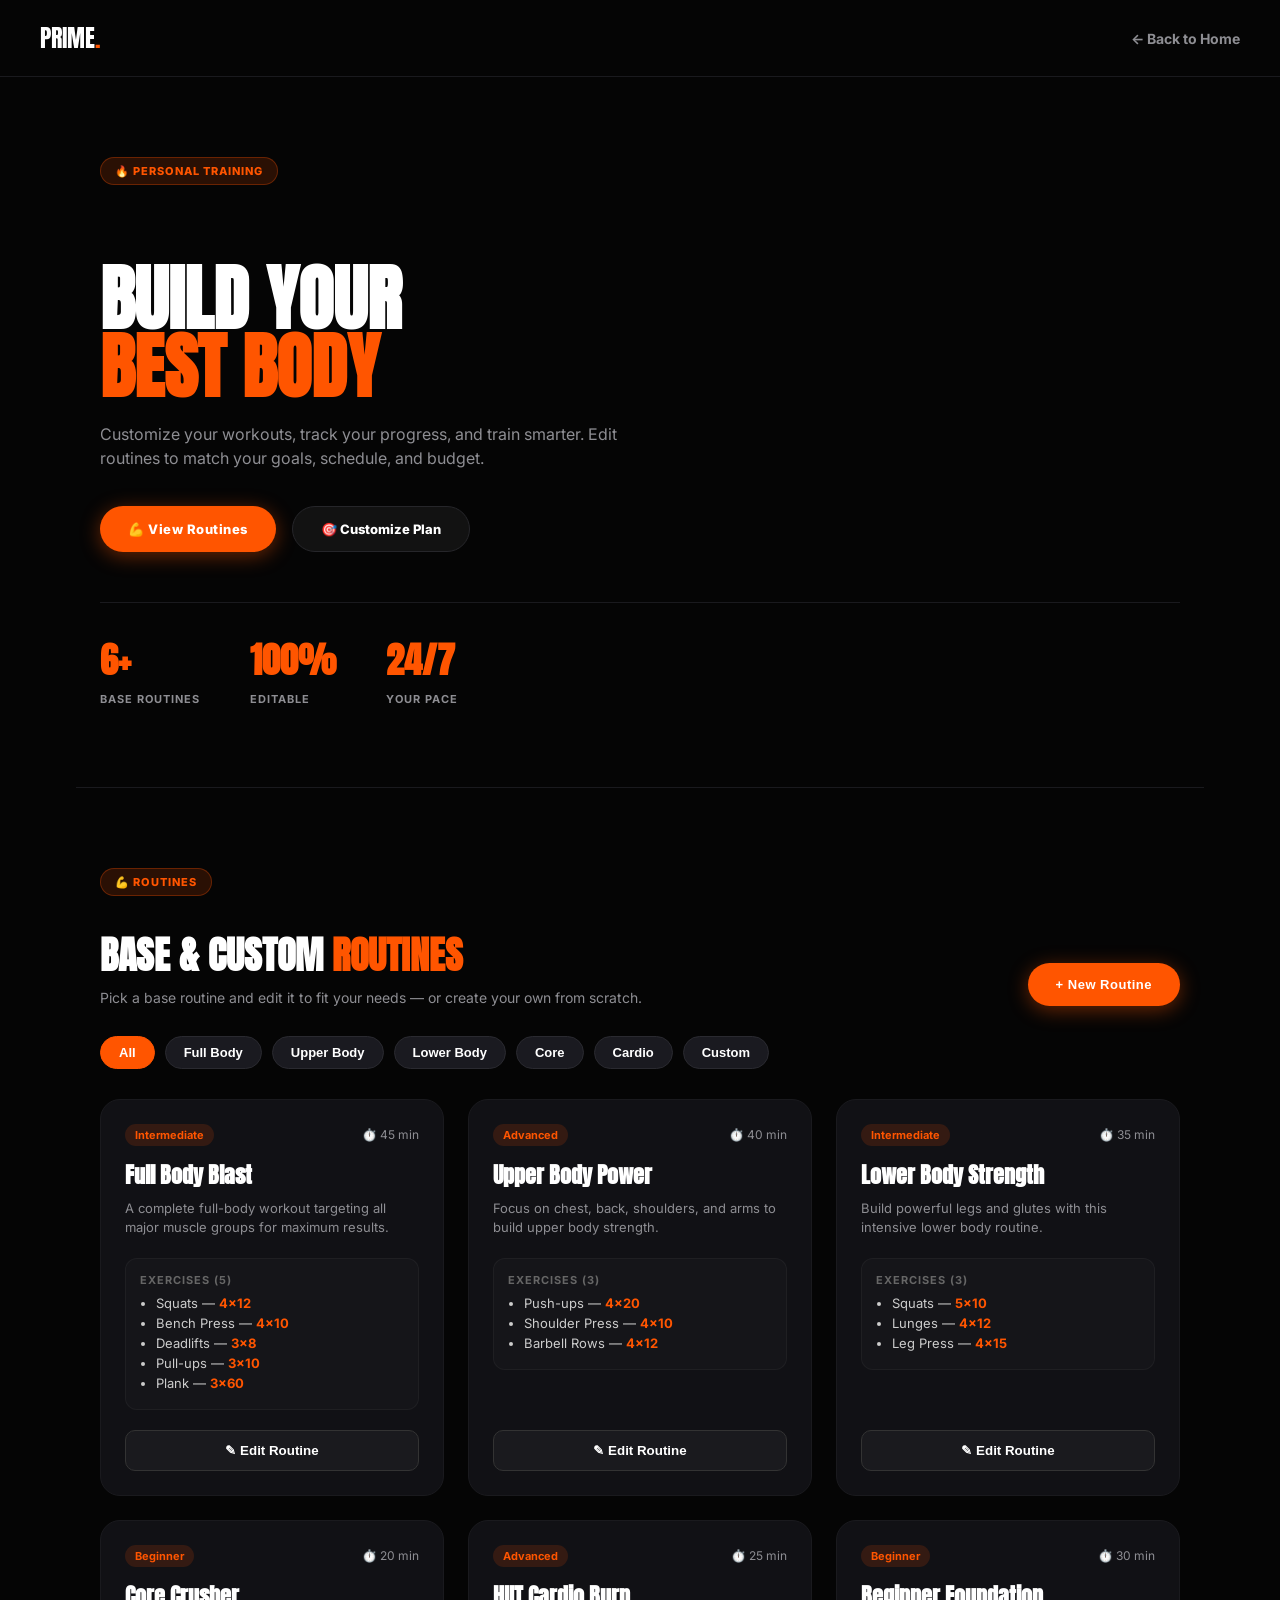
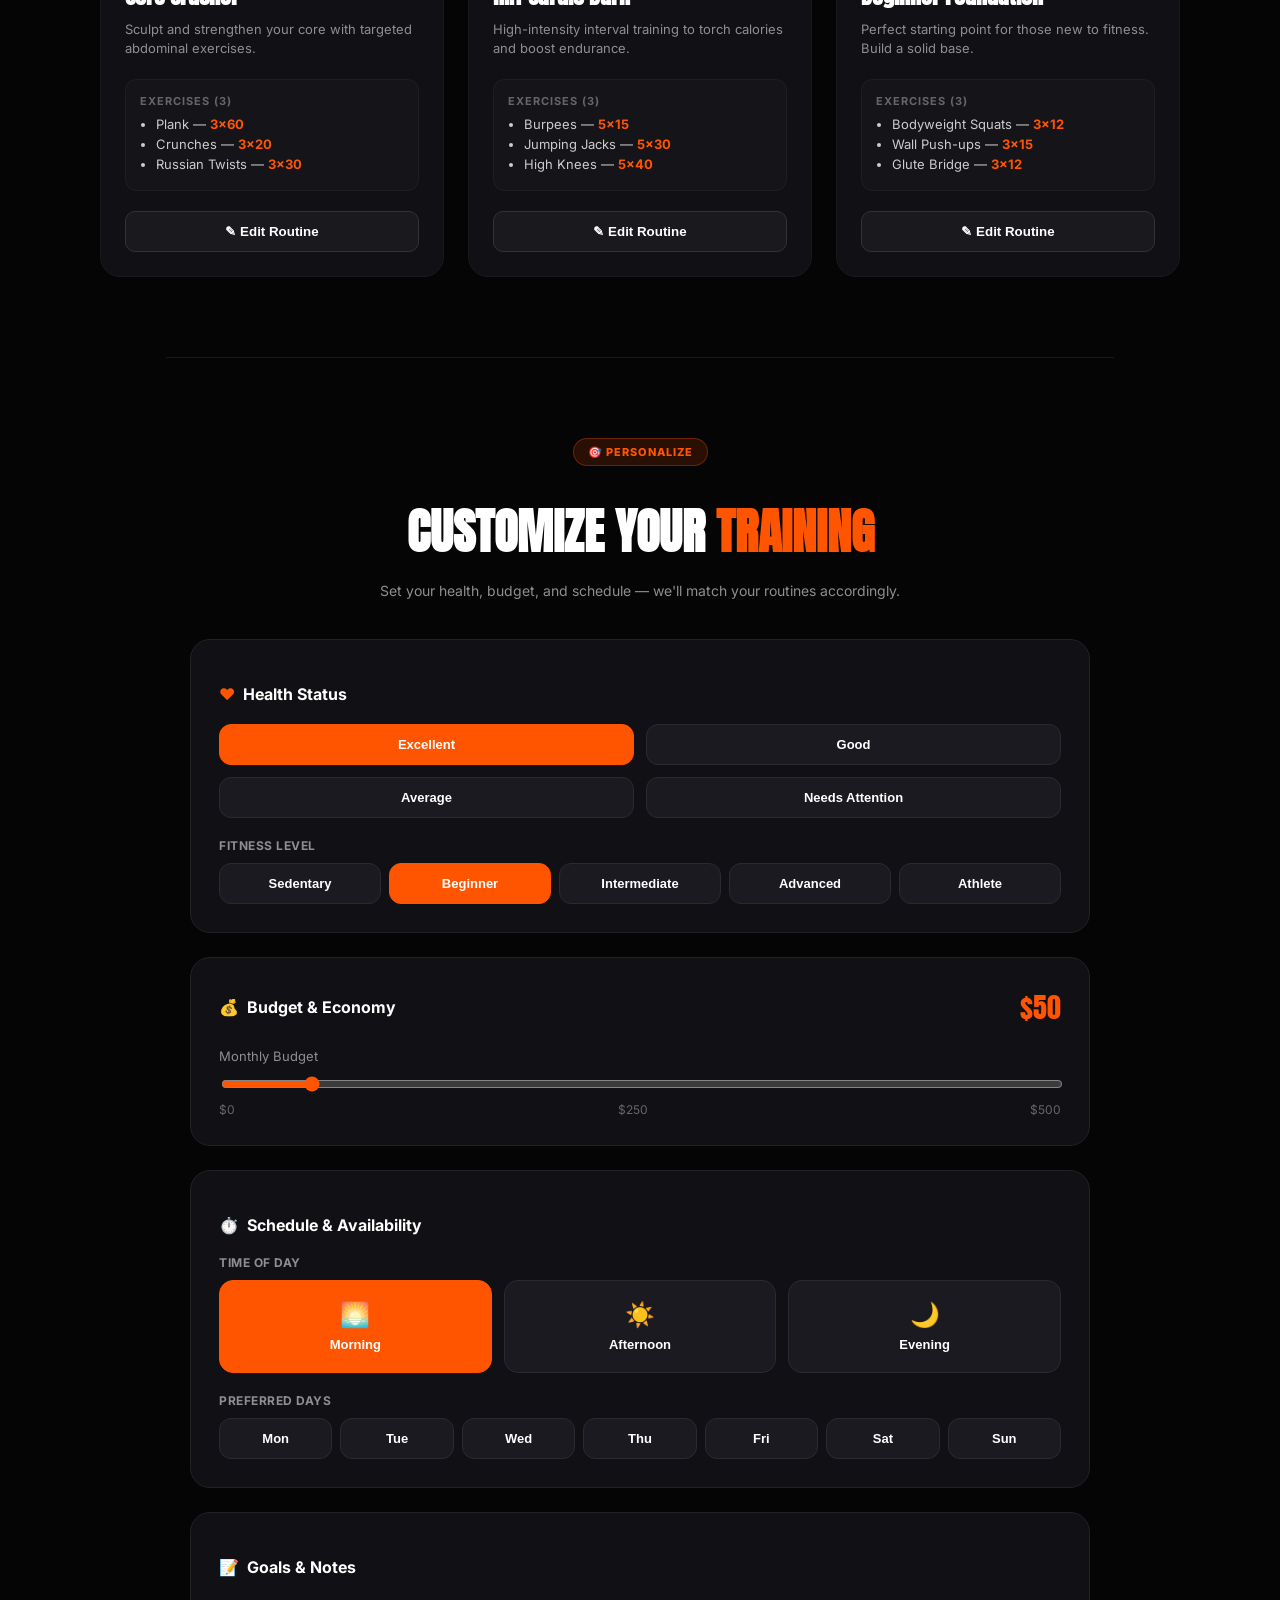
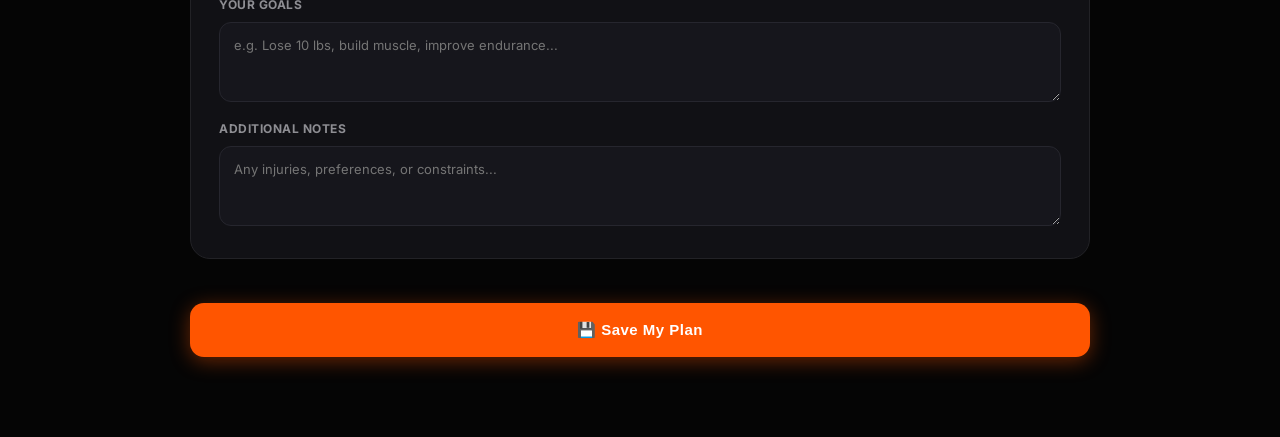
<file: blog.html>
<!DOCTYPE html>
<html lang="es">
<head>
    <meta charset="UTF-8">
    <meta name="viewport" content="width=device-width, initial-scale=1.0">
    <title>PRIME - Training & Blog</title>
    <link rel="stylesheet" href="styles.css">
    <link rel="preconnect" href="https://fonts.googleapis.com">
    <link rel="preconnect" href="https://fonts.gstatic.com" crossorigin>
    <link href="https://fonts.googleapis.com/css2?family=Anton&family=Inter:wght@400;600;700;800&display=swap" rel="stylesheet">
</head>
<body style="background-color: #050505; color: #ffffff; margin: 0; font-family: 'Inter', sans-serif; scroll-behavior: smooth;">

    <!-- HEADER / NAVEGACIÓN -->
    <header style="padding: 20px 40px; display: flex; justify-content: space-between; align-items: center; border-bottom: 1px solid #1a1a1e; position: sticky; top: 0; background-color: #050505; z-index: 1000;">
        <a href="index.html" style="font-family: 'Anton', sans-serif; font-size: 24px; color: #ffffff; text-decoration: none;">
            PRIME<span style="color: #ff5500;">.</span>
        </a>
        <a href="index.html" style="color: #8e8e93; text-decoration: none; font-size: 14px; font-weight: 700;">← Back to Home</a>
    </header>

    <main class="blog-training-page">

        <!-- 1. SECCIÓN INICIAL: HERO (Build Your Best Body) -->
        <section class="training-hero" id="heroSection" style="padding: 80px 24px;">
            <div class="training-hero-container" style="max-width: 1080px; margin: 0 auto;">
                <span class="training-badge">🔥 PERSONAL TRAINING</span>
                <h1 class="training-main-title">BUILD YOUR<br><span style="color: #ff5500;">BEST BODY</span></h1>
                <p class="training-subtitle">Customize your workouts, track your progress, and train smarter. Edit routines to match your goals, schedule, and budget.</p>
                
                <div class="training-hero-buttons" style="display: flex; gap: 16px; margin-bottom: 50px;">
                    <a href="#baseRoutinesSection" class="btn-orange" id="scrollToRoutinesBtn" style="text-decoration: none; display: inline-flex; align-items: center;">💪 View Routines</a>
                    <a href="#customizeSection" class="btn-dark-outline" id="scrollToCustomizeBtn" style="text-decoration: none; display: inline-flex; align-items: center;">🎯 Customize Plan</a>
                </div>

                <div class="training-stats-banner" style="display: grid; grid-template-columns: repeat(3, max-content); gap: 50px; padding-top: 30px; border-top: 1px solid #1a1a1e;">
                    <div class="t-stat">
                        <h2 style="font-family: 'Anton', sans-serif; font-size: 36px; color: #ff5500; margin: 0;">6+</h2>
                        <span style="font-size: 11px; color: #8e8e93; font-weight: 700; letter-spacing: 1px;">BASE ROUTINES</span>
                    </div>
                    <div class="t-stat">
                        <h2 style="font-family: 'Anton', sans-serif; font-size: 36px; color: #ff5500; margin: 0;">100%</h2>
                        <span style="font-size: 11px; color: #8e8e93; font-weight: 700; letter-spacing: 1px;">EDITABLE</span>
                    </div>
                    <div class="t-stat">
                        <h2 style="font-family: 'Anton', sans-serif; font-size: 36px; color: #ff5500; margin: 0;">24/7</h2>
                        <span style="font-size: 11px; color: #8e8e93; font-weight: 700; letter-spacing: 1px;">YOUR PACE</span>
                    </div>
                </div>
            </div>
        </section>

        <!-- 2. SEGUNDA SECCIÓN: BASE & CUSTOM ROUTINES -->
        <section class="custom-plan-view" id="baseRoutinesSection" style="background-color: #050505; color: #ffffff; padding: 80px 24px; max-width: 1080px; margin: 0 auto; border-top: 1px solid #1a1a1e;">
            <div class="plan-container">
                <div class="plan-header-row" style="display: flex; justify-content: space-between; align-items: flex-end; margin-bottom: 30px; flex-wrap: wrap; gap: 20px;">
                    <div>
                        <span class="training-badge">💪 ROUTINES</span>
                        <h2 class="section-title" style="font-family: 'Anton', sans-serif; font-size: 38px; text-transform: uppercase; margin: 10px 0 5px 0;">Base & Custom <span style="color: #ff5500;">Routines</span></h2>
                        <p style="color: #8e8e93; font-size: 14px; margin: 0;">Pick a base routine and edit it to fit your needs — or create your own from scratch.</p>
                    </div>
                    <button type="button" class="btn-orange" id="newRoutineModalBtn">+ New Routine</button>
                </div>

                <!-- Filtros por categoría -->
                <div class="plan-filters-row" id="planFilterButtons" style="display: flex; gap: 10px; margin-bottom: 30px; flex-wrap: wrap;">
                    <button class="filter-chip active" data-filter="all">All</button>
                    <button class="filter-chip" data-filter="Full Body">Full Body</button>
                    <button class="filter-chip" data-filter="Upper Body">Upper Body</button>
                    <button class="filter-chip" data-filter="Lower Body">Lower Body</button>
                    <button class="filter-chip" data-filter="Core">Core</button>
                    <button class="filter-chip" data-filter="Cardio">Cardio</button>
                    <button class="filter-chip" data-filter="Custom">Custom</button>
                </div>

                <!-- Cuadrícula de Tarjetas de Rutinas -->
                <div class="plan-cards-grid" id="planCardsGrid" style="display: grid; grid-template-columns: repeat(3, 1fr); gap: 24px;"></div>
            </div>
        </section>

        <!-- 3. TERCERA SECCIÓN: CUSTOMIZE YOUR TRAINING -->
        <section class="customize-training-view" id="customizeSection" style="padding: 80px 24px; max-width: 900px; margin: 0 auto; border-top: 1px solid #1a1a1e;">
            <div class="customize-container" style="text-align: center;">
                <span class="training-badge">🎯 PERSONALIZE</span>
                <h2 style="font-family: 'Anton', sans-serif; font-size: clamp(36px, 5vw, 48px); text-transform: uppercase; margin: 10px 0;">Customize Your <span style="color: #ff5500;">Training</span></h2>
                <p style="color: #8e8e93; font-size: 14px; margin-bottom: 40px;">Set your health, budget, and schedule — we'll match your routines accordingly.</p>

                <!-- Tarjeta 1: Health Status -->
                <div class="customize-card">
                    <h3><span style="color: #ff5500; margin-right: 8px;">❤️</span> Health Status</h3>
                    <div class="options-grid-2">
                        <button type="button" class="option-pill active">Excellent</button>
                        <button type="button" class="option-pill">Good</button>
                        <button type="button" class="option-pill">Average</button>
                        <button type="button" class="option-pill">Needs Attention</button>
                    </div>
                    <label class="sub-label">Fitness Level</label>
                    <div class="options-grid-5">
                        <button type="button" class="option-pill">Sedentary</button>
                        <button type="button" class="option-pill active">Beginner</button>
                        <button type="button" class="option-pill">Intermediate</button>
                        <button type="button" class="option-pill">Advanced</button>
                        <button type="button" class="option-pill">Athlete</button>
                    </div>
                </div>

                <!-- Tarjeta 2: Budget & Economy -->
                <div class="customize-card">
                    <div style="display: flex; justify-content: space-between; align-items: center; margin-bottom: 20px;">
                        <h3 style="margin: 0;"><span style="color: #ff5500; margin-right: 8px;">💰</span> Budget & Economy</h3>
                        <span id="budgetValue" style="font-family: 'Anton', sans-serif; font-size: 28px; color: #ff5500;">$50</span>
                    </div>
                    <label style="display: block; font-size: 13px; color: #8e8e93; text-align: left; margin-bottom: 10px;">Monthly Budget</label>
                    <input type="range" id="budgetRange" min="0" max="500" value="50" style="width: 100%; accent-color: #ff5500; cursor: pointer; margin-bottom: 10px;">
                    <div style="display: flex; justify-content: space-between; font-size: 12px; color: #666;">
                        <span>$0</span>
                        <span>$250</span>
                        <span>$500</span>
                    </div>
                </div>

                <!-- Tarjeta 3: Schedule & Availability -->
                <div class="customize-card">
                    <h3><span style="color: #ff5500; margin-right: 8px;">⏱️</span> Schedule & Availability</h3>
                    <label class="sub-label">Time of Day</label>
                    <div class="options-grid-3">
                        <button type="button" class="time-card active">
                            <span>🌅</span>
                            <strong>Morning</strong>
                        </button>
                        <button type="button" class="time-card">
                            <span>☀️</span>
                            <strong>Afternoon</strong>
                        </button>
                        <button type="button" class="time-card">
                            <span>🌙</span>
                            <strong>Evening</strong>
                        </button>
                    </div>
                    <label class="sub-label">Preferred Days</label>
                    <div class="days-grid">
                        <button type="button" class="day-pill">Mon</button>
                        <button type="button" class="day-pill">Tue</button>
                        <button type="button" class="day-pill">Wed</button>
                        <button type="button" class="day-pill">Thu</button>
                        <button type="button" class="day-pill">Fri</button>
                        <button type="button" class="day-pill">Sat</button>
                        <button type="button" class="day-pill">Sun</button>
                    </div>
                </div>

                <!-- Tarjeta 4: Goals & Notes -->
                <div class="customize-card">
                    <h3><span style="color: #ff5500; margin-right: 8px;">📝</span> Goals & Notes</h3>
                    <label class="sub-label">Your Goals</label>
                    <textarea placeholder="e.g. Lose 10 lbs, build muscle, improve endurance..."></textarea>
                    
                    <label class="sub-label" style="margin-top: 15px;">Additional Notes</label>
                    <textarea placeholder="Any injuries, preferences, or constraints..."></textarea>
                </div>

                <!-- Botón Guardar -->
                <button type="button" class="btn-orange" style="width: 100%; padding: 18px; font-size: 15px; margin-top: 20px; border-radius: 14px; cursor: pointer;">
                    💾 Save My Plan
                </button>
            </div>
        </section>

    </main>

    <script src="script.js"></script>
    <!-- =========================================================
         VENTANA MODAL: NEW ROUTINE / EDIT ROUTINE
         ========================================================= -->
    <div class="routine-modal-overlay" id="routineModal" style="display: none;">
        <div class="routine-modal-content">
            
            <!-- Cabecera del Modal -->
            <div class="modal-header">
                <h3 id="modalTitle">NEW ROUTINE</h3>
                <button type="button" class="modal-close-btn" id="closeModalBtn">✕</button>
            </div>

            <!-- Formulario -->
            <div class="modal-form-body">
                
                <div class="form-group">
                    <label>Routine Name</label>
                    <input type="text" id="routineNameInput" placeholder="e.g. Morning Power Workout">
                </div>

                <div class="form-group">
                    <label>Description</label>
                    <textarea id="routineDescInput" placeholder="Brief description of the routine..."></textarea>
                </div>

                <div class="form-row-2">
                    <div class="form-group">
                        <label>Difficulty</label>
                        <select id="routineDifficultyInput">
                            <option value="Beginner">Beginner</option>
                            <option value="Intermediate">Intermediate</option>
                            <option value="Advanced">Advanced</option>
                            <option value="Athlete">Athlete</option>
                        </select>
                    </div>
                    <div class="form-group">
                        <label>Category</label>
                        <select id="routineCategoryInput">
                            <option value="Custom">Custom</option>
                            <option value="Full Body">Full Body</option>
                            <option value="Upper Body">Upper Body</option>
                            <option value="Lower Body">Lower Body</option>
                            <option value="Core">Core</option>
                            <option value="Cardio">Cardio</option>
                        </select>
                    </div>
                </div>

                <div class="form-group">
                    <label>Duration (minutes)</label>
                    <input type="number" id="routineDurationInput" value="30">
                </div>

                <div class="form-group">
                    <div style="display: flex; justify-content: space-between; align-items: center; margin-bottom: 8px;">
                        <label style="margin: 0;">Exercises</label>
                        <button type="button" class="btn-add-exercise">+ Add</button>
                    </div>
                    <div class="exercises-empty-box">
                        No exercises yet. Click "+ Add" to start.
                    </div>
                </div>

            </div>

            <!-- Botones de Acción Inferiores -->
            <div class="modal-footer">
                <button type="button" class="btn-orange-create" id="saveRoutineBtn">Create Routine</button>
                <button type="button" class="btn-cancel" id="cancelModalBtn">Cancel</button>
            </div>

        </div>
    </div>
</body>
</html>
</file>
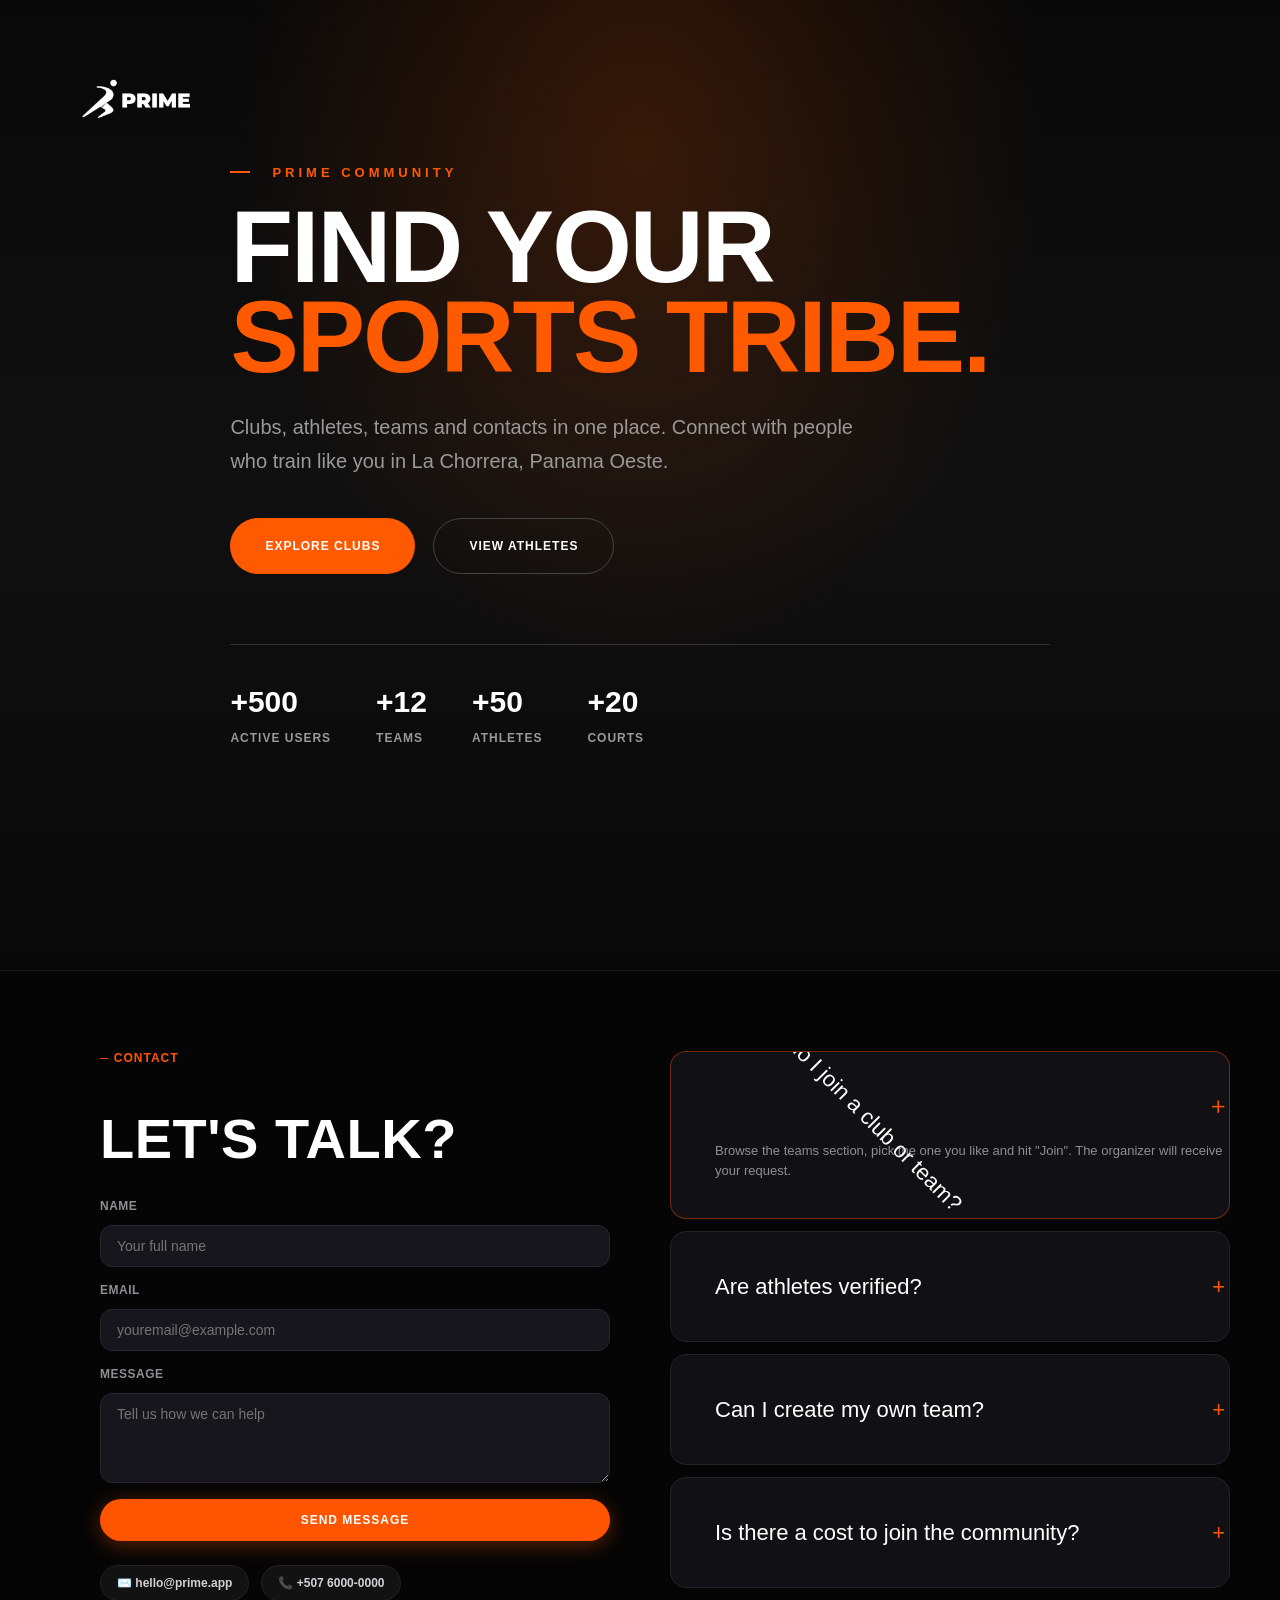
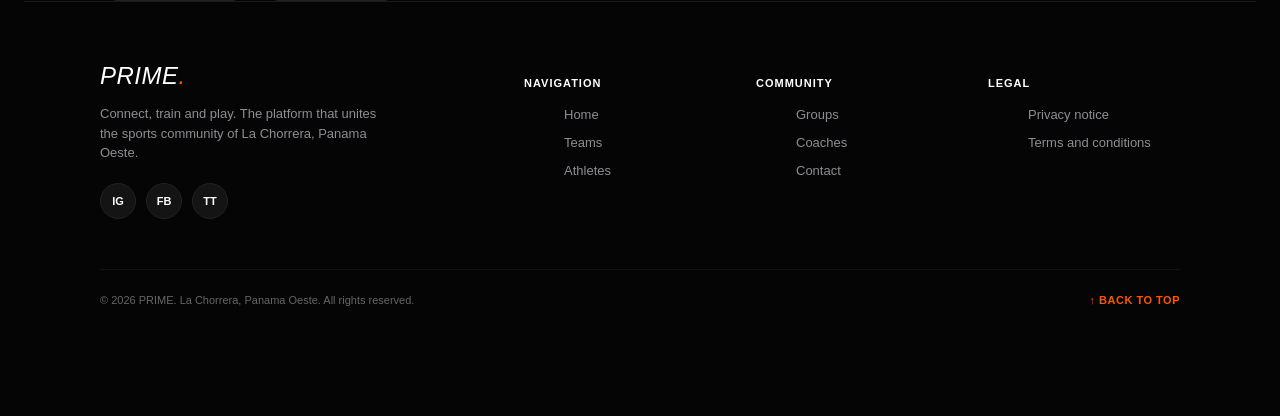
<file: community.html>
<!DOCTYPE html>
<html lang="en">

<head>
    <meta charset="UTF-8">
    <meta name="viewport" content="width=device-width, initial-scale=1.0">

    <title>PRIME Community</title>

    <link rel="stylesheet" href="styles.css">
    
</head>

<body>

  
<main class="prime-community-page">

    <!-- =================================
         PRIME COMMUNITY HERO
    ================================== -->

    <section class="prime-community-hero">

    <a href="index.html" aria-label="Return to PRIME home">
    <img src="Logo blanco sin fondo.png"
         alt="PRIME Logo"
         class="community-logo">
</a>

<p class="prime-community-label">
    <span></span> PRIME COMMUNITY
</p>

        <h1>
            FIND YOUR<br>
            <span>SPORTS TRIBE.</span>
        </h1>

        <p class="community-hero-description">
            Clubs, athletes, teams and contacts in one place. Connect with
            people who train like you in La Chorrera, Panama Oeste.
        </p>

        
          <div class="community-hero-buttons">
    <button type="button" class="explore-clubs-btn" id="exploreClubsBtn">
        EXPLORE CLUBS
    </button>

    <button type="button" class="view-athletes-btn" id="viewAthletesBtn">
        VIEW ATHLETES
    </button>
</div>
        </div>

        <div class="community-statistics">

            <div>
                <h2>+500</h2>
                <p>ACTIVE USERS</p>
            </div>

            <div>
                <h2>+12</h2>
                <p>TEAMS</p>
            </div>

            <div>
                <h2>+50</h2>
                <p>ATHLETES</p>
            </div>

            <div>
                <h2>+20</h2>
                <p>COURTS</p>
            </div>

        </div>

    </section>


    <!-- =================================
         TEAMS SECTION
    ================================== -->

  <section class="teams-section" id="teams" hidden>

        <div class="teams-heading">

            <p class="teams-subtitle">
                ─ TEAMS · LA CHORRERA
            </p>

            <h2>
                JOIN A TEAM<br>
                NEAR YOU.
            </h2>

            <p>
                Courts, pitches and sports spaces across La Chorrera, Panama Oeste.
                <br>
                Filter by sport and find your spot.
            </p>

        </div>


        <!-- SPORT FILTERS -->

        <div class="teams-filters">

            <button class="team-filter active" data-filter="all">
                ALL SPORTS
            </button>

            <button class="team-filter" data-filter="football">
                5-A-SIDE FOOTBALL
            </button>

            <button class="team-filter" data-filter="padel">
                PADEL
            </button>

            <button class="team-filter" data-filter="basketball">
                BASKETBALL
            </button>

            <button class="team-filter" data-filter="volleyball">
                VOLLEYBALL
            </button>

            <button class="team-filter" data-filter="tennis">
                TENNIS
            </button>

            <button class="team-filter" data-filter="athletics">
                ATHLETICS
            </button>

        </div>


        <!-- TEAM CARDS -->

        <div class="teams-grid">


            <!-- CARD 1 -->

            <article class="team-card" data-sport="football">

                <div class="team-card-image">
                    <span class="team-category">5-A-SIDE FOOTBALL</span>
                    <span class="team-rating">★ 4.8</span>
                    <h3>EL COCO</h3>
                </div>

                <div class="team-card-info">
                    <h4>El Coco Court</h4>
                    <p class="team-location">📍 El Coco, La Chorrera, Panama Oeste</p>
                    <p class="team-description">
                        Artificial turf pitches with professional lighting and locker rooms.
                    </p>

                    <div class="team-card-details">
                        <span><strong>$18</strong> / hour</span>
                        <span>♟ 48 members</span>
                    </div>

                    <button class="join-team-btn">JOIN TEAM</button>
                </div>

            </article>


            <!-- CARD 2 -->

            <article class="team-card" data-sport="padel">

                <div class="team-card-image">
                    <span class="team-category">PADEL</span>
                    <span class="team-rating">★ 4.9</span>
                    <h3>LA CHORRERA</h3>
                </div>

                <div class="team-card-info">
                    <h4>La Chorrera Padel Club</h4>
                    <p class="team-location">📍 La Chorrera, Panama Oeste</p>
                    <p class="team-description">
                        4 padel courts with tempered glass and a climate-controlled lounge.
                    </p>

                    <div class="team-card-details">
                        <span><strong>$14</strong> / hour</span>
                        <span>♟ 36 members</span>
                    </div>

                    <button class="join-team-btn">JOIN TEAM</button>
                </div>

            </article>


            <!-- CARD 3 -->

            <article class="team-card" data-sport="basketball">

                <div class="team-card-image">
                    <span class="team-category">BASKETBALL</span>
                    <span class="team-rating">★ 4.6</span>
                    <h3>PUERTO<br>CAIMITO</h3>
                </div>

                <div class="team-card-info">
                    <h4>Puerto Caimito Arena</h4>
                    <p class="team-location">📍 Puerto Caimito, La Chorrera, Panama Oeste</p>
                    <p class="team-description">
                        Multi-purpose hall with regulation backboards and bleachers for 120 people.
                    </p>

                    <div class="team-card-details">
                        <span><strong>$12</strong> / hour</span>
                        <span>♟ 52 members</span>
                    </div>

                    <button class="join-team-btn">JOIN TEAM</button>
                </div>

            </article>


            <!-- CARD 4 -->

            <article class="team-card" data-sport="volleyball">

                <div class="team-card-image">
                    <span class="team-category">VOLLEYBALL</span>
                    <span class="team-rating">★ 4.7</span>
                    <h3>PLAYA LEONA</h3>
                </div>

                <div class="team-card-info">
                    <h4>Playa Leona Sports Hub</h4>
                    <p class="team-location">📍 Playa Leona, La Chorrera, Panama Oeste</p>
                    <p class="team-description">
                        Volleyball court with regulation flooring and a professional adjustable net.
                    </p>

                    <div class="team-card-details">
                        <span><strong>$15</strong> / hour</span>
                        <span>♟ 28 members</span>
                    </div>

                    <button class="join-team-btn">JOIN TEAM</button>
                </div>

            </article>


            <!-- CARD 5 -->

            <article class="team-card" data-sport="tennis">

                <div class="team-card-image">
                    <span class="team-category">TENNIS</span>
                    <span class="team-rating">★ 4.8</span>
                    <h3>FARALLÓN</h3>
                </div>

                <div class="team-card-info">
                    <h4>Farallón Tennis Center</h4>
                    <p class="team-location">📍 Farallón, La Chorrera, Panama Oeste</p>
                    <p class="team-description">
                        6 fast-clay courts with certified coaches available.
                    </p>

                    <div class="team-card-details">
                        <span><strong>$20</strong> / hour</span>
                        <span>♟ 41 members</span>
                    </div>

                    <button class="join-team-btn">JOIN TEAM</button>
                </div>

            </article>


            <!-- CARD 6 -->

            <article class="team-card" data-sport="athletics">

                <div class="team-card-image">
                    <span class="team-category">ATHLETICS</span>
                    <span class="team-rating">★ 4.5</span>
                    <h3>VACAMONTE</h3>
                </div>

                <div class="team-card-info">
                    <h4>Vacamonte Run Track</h4>
                    <p class="team-location">📍 Vacamonte, La Chorrera, Panama Oeste</p>
                    <p class="team-description">
                        2.5 km seaside track with integrated calisthenics stations.
                    </p>

                    <div class="team-card-details">
                        <span><strong>Free</strong></span>
                        <span>♟ 63 members</span>
                    </div>

                    <button class="join-team-btn">JOIN TEAM</button>
                </div>

            </article>


            <!-- CARD 7 -->

            <article class="team-card" data-sport="football">

                <div class="team-card-image">
                    <span class="team-category">5-A-SIDE FOOTBALL</span>
                    <span class="team-rating">★ 4.7</span>
                    <h3>HURTADO</h3>
                </div>

                <div class="team-card-info">
                    <h4>Hurtado Football Club</h4>
                    <p class="team-location">📍 Hurtado, La Chorrera, Panama Oeste</p>
                    <p class="team-description">
                        5-a-side football team with an active league and weekly training sessions.
                    </p>

                    <div class="team-card-details">
                        <span><strong>$25</strong> / month</span>
                        <span>♟ 38 members</span>
                    </div>

                    <button class="join-team-btn">JOIN TEAM</button>
                </div>

            </article>


            <!-- CARD 8 -->

            <article class="team-card" data-sport="basketball">

                <div class="team-card-image">
                    <span class="team-category">BASKETBALL</span>
                    <span class="team-rating">★ 4.6</span>
                    <h3>GUÁCIMO</h3>
                </div>

                <div class="team-card-info">
                    <h4>Guácimo Ballers</h4>
                    <p class="team-location">📍 Guácimo, La Chorrera, Panama Oeste</p>
                    <p class="team-description">
                        Youth basketball team with a sports development program.
                    </p>

                    <div class="team-card-details">
                        <span><strong>$20</strong> / month</span>
                        <span>♟ 30 members</span>
                    </div>

                    <button class="join-team-btn">JOIN TEAM</button>
                </div>

            </article>


            <!-- CARD 9 -->

            <article class="team-card" data-sport="volleyball">

                <div class="team-card-image">
                    <span class="team-category">VOLLEYBALL</span>
                    <span class="team-rating">★ 4.5</span>
                    <h3>LOS ANDES</h3>
                </div>

                <div class="team-card-info">
                    <h4>Los Andes Volley Squad</h4>
                    <p class="team-location">📍 Barrio Los Andes, La Chorrera, Panama Oeste</p>
                    <p class="team-description">
                        Mixed volleyball team with friendly matches every weekend.
                    </p>

                    <div class="team-card-details">
                        <span><strong>$15</strong> / month</span>
                        <span>♟ 24 members</span>
                    </div>

                    <button class="join-team-btn">JOIN TEAM</button>
                </div>

            </article>


            <!-- CARD 10 -->

            <article class="team-card" data-sport="padel">

                <div class="team-card-image">
                    <span class="team-category">PADEL</span>
                    <span class="team-rating">★ 4.8</span>
                    <h3>BARRIO COLÓN</h3>
                </div>

                <div class="team-card-info">
                    <h4>Colón Padel Team</h4>
                    <p class="team-location">📍 Barrio Colón, La Chorrera, Panama Oeste</p>
                    <p class="team-description">
                        Competitive padel team with monthly inter-club tournaments.
                    </p>

                    <div class="team-card-details">
                        <span><strong>$30</strong> / month</span>
                        <span>♟ 22 members</span>
                    </div>

                    <button class="join-team-btn">JOIN TEAM</button>
                </div>

            </article>


            <!-- CARD 11 -->

            <article class="team-card" data-sport="tennis">

                <div class="team-card-image">
                    <span class="team-category">TENNIS</span>
                    <span class="team-rating">★ 4.9</span>
                    <h3>EL TRÉBOL</h3>
                </div>

                <div class="team-card-info">
                    <h4>El Trébol Tennis Academy</h4>
                    <p class="team-location">📍 El Trébol, La Chorrera, Panama Oeste</p>
                    <p class="team-description">
                        Tennis academy with classes for beginners and advanced players.
                    </p>

                    <div class="team-card-details">
                        <span><strong>$35</strong> / month</span>
                        <span>♟ 33 members</span>
                    </div>

                    <button class="join-team-btn">JOIN TEAM</button>
                </div>

            </article>


            <!-- CARD 12 -->

            <article class="team-card" data-sport="athletics">

                <div class="team-card-image">
                    <span class="team-category">ATHLETICS</span>
                    <span class="team-rating">★ 4.7</span>
                    <h3>CARDONA</h3>
                </div>

                <div class="team-card-info">
                    <h4>Cardona Runners</h4>
                    <p class="team-location">📍 Cardona, La Chorrera, Panama Oeste</p>
                    <p class="team-description">
                        Community running group with sunrise group outings.
                    </p>

                    <div class="team-card-details">
                        <span><strong>Free</strong></span>
                        <span>♟ 45 members</span>
                    </div>

                    <button class="join-team-btn">JOIN TEAM</button>
                </div>

            </article>


        </div>

    </section>
    <!-- =================================
         ATHLETES SECTION (AQUÍ VA)
    ================================== -->
    <section class="athletes-section" id="athletes" hidden>

        <!-- BARRA SUPERIOR ANIMADA (TICKER) -->
        <div class="athletes-ticker">
            <div class="athletes-ticker-track">
                <div class="ticker-item"><strong>Match at 8PM</strong> <span class="ticker-dot">·</span> <span class="sport">5-a-side</span></div>
                <div class="ticker-item"><strong>Diego Fábrega</strong> <span class="ticker-dot">·</span> Available now <span class="ticker-dot">·</span> <span class="sport">Football</span></div>
                <div class="ticker-item"><strong>Camila Ureña</strong> <span class="ticker-dot">·</span> Session ends 12PM <span class="ticker-dot">·</span> <span class="sport">Padel</span></div>
                <div class="ticker-item"><strong>Ricardo Solis</strong> <span class="ticker-dot">·</span> Morning run · 5 slots left <span class="ticker-dot">·</span> <span class="sport">Athletics</span></div>
                <div class="ticker-item"><strong>Luis Torres</strong> <span class="ticker-dot">·</span> Open court tonight <span class="ticker-dot">·</span> <span class="sport">Basketball</span></div>
                <div class="ticker-item"><strong>Andrea Vega</strong> <span class="ticker-dot">·</span> Available now <span class="ticker-dot">·</span> <span class="sport">Padel</span></div>
                <!-- Duplicado para bucle continuo -->
                <div class="ticker-item"><strong>Match at 8PM</strong> <span class="ticker-dot">·</span> <span class="sport">5-a-side</span></div>
                <div class="ticker-item"><strong>Diego Fábrega</strong> <span class="ticker-dot">·</span> Available now <span class="ticker-dot">·</span> <span class="sport">Football</span></div>
                <div class="ticker-item"><strong>Camila Ureña</strong> <span class="ticker-dot">·</span> Session ends 12PM <span class="ticker-dot">·</span> <span class="sport">Padel</span></div>
                <div class="ticker-item"><strong>Ricardo Solis</strong> <span class="ticker-dot">·</span> Morning run · 5 slots left <span class="ticker-dot">·</span> <span class="sport">Athletics</span></div>
                <div class="ticker-item"><strong>Luis Torres</strong> <span class="ticker-dot">·</span> Open court tonight <span class="ticker-dot">·</span> <span class="sport">Basketball</span></div>
                <div class="ticker-item"><strong>Andrea Vega</strong> <span class="ticker-dot">·</span> Available now <span class="ticker-dot">·</span> <span class="sport">Padel</span></div>
            </div>
        </div>

        <div class="athletes-container">
            <div class="athletes-heading">
                <span class="athletes-eyebrow">Athletes</span>
                <h2>
                    MEET THE PEOPLE<br>
                    WHO LIVE THE<span>GAME.</span>
                </h2>
                <p>
                    Verified players and coaches with real stats. Connect, learn and
                    level up with the best in Panama.
                </p>
            </div>

            <!-- GRID DE ATLETAS -->
            <div class="athletes-grid" id="athletesGrid"></div>
        </div>

    </section>


    <!-- =================================
         ATHLETE PROFILE DRAWER (PANEL LATERAL)
    ================================== -->
    <div class="athlete-drawer-overlay" id="athleteDrawerOverlay"></div>

    <aside class="athlete-profile-drawer" id="athleteProfileDrawer" aria-hidden="true">
        <div class="drawer-top-accent"></div>
        <button type="button" class="drawer-close-btn" id="closeAthleteDrawer" aria-label="Close profile">✕</button>

        <div class="drawer-scroll" id="athleteDrawerContent">
            <!-- Contenido dinámico inyectado por JS -->
        </div>

        <form class="drawer-message-bar" id="athleteQuickMessageForm">
            <input type="text" id="athleteQuickMessageInput" placeholder="Quick message..." required>
            <button type="submit" aria-label="Send message">➤</button>
        </form>
    </aside>
<!-- REGISTRATION MODAL -->
<div class="registration-overlay" id="registrationOverlay">

    <div class="registration-modal">

        <!-- LEFT SIDE -->
        <div class="registration-left">

            <div>
                <span class="registration-category" id="registrationCategory">
                    PADEL
                </span>

                <h2 id="registrationTeamName">LA CHORRERA</h2>

                <p id="registrationLocation"></p>

                <div class="registration-stats">
                    <span id="registrationRating">★ 4.9</span>
                    <span id="registrationMembers">♟ 36 members</span>
                </div>
            </div>

        </div>

        <!-- RIGHT SIDE -->
        <div class="registration-right">

            <button type="button"
                    class="registration-close"
                    id="closeRegistration">
                ×
            </button>

            <!-- FORM -->
            <div id="registrationFormContainer">

                <p class="registration-label">REGISTRATION</p>

                <p class="registration-description"
                   id="registrationDescription">
                    Secure your spot in the community.
                </p>

                <div class="registration-tags">
                    <span>Community access</span>
                    <span>Team activities</span>
                    <span>Local sports</span>
                    <span>Meet athletes</span>
                </div>

                <form id="teamRegistrationForm">

                    <label for="registrationName">FULL NAME</label>
                    <input
                        type="text"
                        id="registrationName"
                        placeholder="John Doe"
                        required
                    >

                    <label for="registrationEmail">EMAIL</label>
                    <input
                        type="email"
                        id="registrationEmail"
                        placeholder="john@email.com"
                        required
                    >

                    <label for="registrationPhone">PHONE</label>
                    <input
                        type="tel"
                        id="registrationPhone"
                        placeholder="+507 6000 0000"
                        required
                    >

                    <button type="submit" class="claim-spot-btn">
                        CLAIM YOUR SPOT
                    </button>

                </form>

            </div>

            <!-- SUCCESS MESSAGE -->
            <div class="registration-success" id="registrationSuccess">

                <div class="success-check">✓</div>

                <p id="successMessage">
                    You're on the roster! We'll be in touch shortly.
                </p>

                <button type="button"
                        class="done-btn"
                        id="doneRegistration">
                    DONE
                </button>

            </div>

        </div>

    </div>

</div>

</main>
<script>

// EXPLORE CLUBS

const exploreButton = document.getElementById("exploreClubsBtn");
const teamsSection = document.getElementById("teams");

exploreButton.addEventListener("click", () => {

    teamsSection.hidden = false;

    teamsSection.scrollIntoView({
        behavior: "smooth",
        block: "start"
    });

});


// FILTER TEAMS

const filterButtons = document.querySelectorAll(".team-filter");
const teamCards = document.querySelectorAll(".team-card");

filterButtons.forEach(button => {

    button.addEventListener("click", () => {

        const selectedSport = button.dataset.filter;

        filterButtons.forEach(btn => {
            btn.classList.remove("active");
        });

        button.classList.add("active");

        teamCards.forEach(card => {

            if (
                selectedSport === "all" ||
                card.dataset.sport === selectedSport
            ) {
                card.style.display = "";
            } else {
                card.style.display = "none";
            }

        });

    });

});


</script>
<script src="script.js"></script>
</body>
<!-- =================================
         CONTACT & FAQ SECTION
    ================================== -->
    <section class="contact-section" id="contact">
        <div class="contact-container">

            <!-- LADO IZQUIERDO: FORMULARIO DE CONTACTO -->
            <div class="contact-left">
                <span class="contact-eyebrow">─ CONTACT</span>
                <h2 class="contact-title">LET'S TALK?</h2>

                <form class="contact-form" id="contactForm">
                    <div class="form-group">
                        <label for="contactName">NAME</label>
                        <input type="text" id="contactName" placeholder="Your full name" required>
                    </div>

                    <div class="form-group">
                        <label for="contactEmail">EMAIL</label>
                        <input type="email" id="contactEmail" placeholder="youremail@example.com" required>
                    </div>

                    <div class="form-group">
                        <label for="contactMessage">MESSAGE</label>
                        <textarea id="contactMessage" rows="4" placeholder="Tell us how we can help" required></textarea>
                    </div>

                    <button type="submit" class="send-message-btn">SEND MESSAGE</button>
                </form>

                <div class="contact-badges-row">
                    <div class="contact-badge-info">✉️ hello@prime.app</div>
                    <div class="contact-badge-info">📞 +507 6000-0000</div>
                </div>
            </div>

            <!-- LADO DERECHO: PREGUNTAS FRECUENTES (FAQ ACORDEÓN) -->
<div class="contact-right">
    <div class="faq-item open">
        <div class="faq-question">
            <span>How do I join a club or team?</span>
            <span class="faq-icon">×</span>
        </div>
        <div class="faq-answer">
            Browse the teams section, pick the one you like and hit "Join". The organizer will receive your request.
        </div>
    </div>

    <div class="faq-item">
        <div class="faq-question">
            <span>Are athletes verified?</span>
            <span class="faq-icon">+</span>
        </div>
        <div class="faq-answer">
            Yes, all featured athletes and coaches undergo verification of their stats, experience, and local background in Panama Oeste.
        </div>
    </div>

    <div class="faq-item">
        <div class="faq-question">
            <span>Can I create my own team?</span>
            <span class="faq-icon">+</span>
        </div>
        <div class="faq-answer">
            Absolutely. Contact our community support team or drop us a message to register your local court or independent squad.
        </div>
    </div>

    <div class="faq-item">
        <div class="faq-question">
            <span>Is there a cost to join the community?</span>
            <span class="faq-icon">+</span>
        </div>
        <div class="faq-answer">
            Joining the PRIME community and browsing athletes or public tracks is completely free. Individual team training fees depend on each club.
        </div>
    </div>
</div>
</div>


    <!-- =================================
         FOOTER
    ================================== -->
    <footer class="prime-footer">
        <div class="footer-container">
            
            <div class="footer-col-brand">
                <div class="footer-logo">PRIME<span class="orange-dot">.</span></div>
                <p class="footer-desc">
                    Connect, train and play. The platform that unites the sports community of La Chorrera, Panama Oeste.
                </p>
                <div class="footer-socials">
                    <a href="#" aria-label="Instagram">IG</a>
                    <a href="#" aria-label="Facebook">FB</a>
                    <a href="#" aria-label="TikTok">TT</a>
                </div>
            </div>

            <div class="footer-col-links">
                <h4>NAVIGATION</h4>
                <ul>
                    <li><a href="#">Home</a></li>
                    <li><a href="#teams">Teams</a></li>
                    <li><a href="#athletes">Athletes</a></li>
                </ul>
            </div>

            <div class="footer-col-links">
                <h4>COMMUNITY</h4>
                <ul>
                    <li><a href="#">Groups</a></li>
                    <li><a href="#">Coaches</a></li>
                    <li><a href="#contact">Contact</a></li>
                </ul>
            </div>

            <div class="footer-col-links">
                <h4>LEGAL</h4>
                <ul>
                    <li><a href="#">Privacy notice</a></li>
                    <li><a href="#">Terms and conditions</a></li>
                </ul>
            </div>

        </div>

        <div class="footer-bottom">
            <span>© 2026 PRIME. La Chorrera, Panama Oeste. All rights reserved.</span>
            <a href="#" id="backToTop" class="back-to-top">↑ BACK TO TOP</a>
        </div>
    </footer>

</html>
</file>
<file: styles.css>
body {
    background-color: #1a1a1a;
    color: white;
    font-family: Arial, sans-serif;
    margin: 0;
}
   
header img {
    position: fixed;  
    left:10px; 
    top: 10px;            
    right: 10px;          
    width: 120px;          
    height: 80px;
}




.link-home {
    color:#ff5a00; 
    text-decoration: none;}
.link-courts{ 
        color:#ff5a00;
        text-decoration: none}     
.link-community{
    color:#ff5a00;
    text-decoration: none;}
.link-blog{
    color:#ff5a00;
    text-decoration: none;}
.link-contact{
    color:#ff5a00;
    text-decoration: none;}

.button-signin{ 
    display: inline-block;
    width: 25%;
    margin: 10px;
    padding: 15px 5px;
    background-color:#ff5a00;
    border-radius: 20px;
    text-align: center;
    font-size: 0.85em;
}



nav {
    text-align: right;
    padding: 15px;
    background-color: #222;
}

nav a {
    color: white;
    text-decoration: none;
    margin: 0 15px;
}
body {
    background-color: #101010;
    color: #ffffff;
    font-family: 'Inter', sans-serif;
}





.hero {
    width: 50%;
    min-height: 100vh;
    padding: 48px 26px 20px;
   
}

/* TEXTO SUPERIOR */
.eyebrow {
    color: #ff5a00;
    font-size: 16px;
    font-weight: 100;
    letter-spacing: 10px;
    margin-bottom: 32px;
}

/* TÍTULO PRINCIPAL */
.hero h1 {
    font-family: 'Barlow Condensed', Impact, sans-serif;
    font-size: 100px;
    font-weight: 800;
    line-height: 0.91;
    letter-spacing: -2px;
    text-transform: uppercase;
    white-space: nowrap;
    overflow: hidden;
}

.hero h1 span {
    color: #ff5a00;
}
 
.description {
    color: #c3c3c3;
    font-size: 20px;
    font-weight: 400;
    line-height: 1.6;
    margin-top: 48px;
    max-width: 650px;
}



/* LÍNEA DIVISORIA */
.divider {
    width: min(100%, 576px);
    height: 1px;
    background-color: #605b5b;
    margin-top: 48px;
    margin-bottom: 40px;
}

/* ESTADÍSTICAS */
.stats {
    display: grid;
    grid-template-columns: repeat(3, minmax(0, 1fr));
    width: min(100%, 576px);
    gap: 20px;
}

/* CADA ESTADÍSTICA */
.stat h2 {
    font-family: 'Barlow Condensed', Impact, sans-serif;
    font-size: 46px;
    font-weight: 800;
    line-height: 1;
    margin-bottom: 12px;
}

.stat p {
    color: #929292;
    font-size: 15px;
    letter-spacing: 0.2px;
    white-space: nowrap;
}
/* ========================================
   SECCIÓN YOUR PROFILE
======================================== */

.profile-section {
    background-color: #0b0b0b;
    color: #ffffff;
    padding: 58px 35px 36px;
    min-height: 100vh;
    font-family: 'Inter', sans-serif;
}

/* ENCABEZADO */

.profile-header {
    margin-bottom: 60px;
}

.section-label {
    display: flex;
    align-items: center;
    gap: 14px;

    color: #ff4d24;
    font-family: 'Barlow Condensed', Impact, sans-serif;
    font-size: 15px;
    font-weight: 800;
    letter-spacing: 3px;

    margin-bottom: 30px;
}

/* LÍNEA NARANJA */

.orange-line {
    display: inline-block;
    width: 26px;
    height: 3px;
    background-color: #ff4d24;
}

/* TÍTULO PRINCIPAL */

.profile-header h2 {
    font-family: 'Barlow Condensed', Impact, sans-serif;
    font-size: clamp(38px, 4.4vw, 64px);
    font-weight: 900;
    line-height: 1.05;
    letter-spacing: -1px;
    margin-bottom: 18px;
}

/* DESCRIPCIÓN */

.profile-description {
    color: #bcbcbc;
    font-size: 18px;
    line-height: 1.7;
    max-width: 700px;
}

/* DISTRIBUCIÓN DE TARJETAS */

.profile-grid {
    display: grid;
    grid-template-columns: 1fr 1fr;
    gap: 27px;
    align-items: stretch;
}

/* TARJETAS */

.profile-card,
.matches-card {
    background-color: #171819;
    border: 1px solid #383838;
    border-radius: 34px;
    padding: 34px 33px;
    min-width: 0;
}

 INFORMACIÓN DEL USUARIO

.user-info {
    display: flex;
    align-items: center;
    gap: 17px;
    margin-bottom: 20px;
}

/* CÍRCULO CON LAS INICIALES */

.user-avatar {
    width: 67px;
    height: 67px;
    min-width: 67px;

    display: flex;
    justify-content: center;
    align-items: center;

    background-color: #ff5a0a;
    border-radius: 50%;

    font-family: 'Barlow Condensed', Impact, sans-serif;
    font-size: 27px;
    font-weight: 900;
}

/* NOMBRE Y NIVEL */

.user-details h3 {
    font-size: 20px;
    font-weight: 700;
    margin-bottom: 7px;
}

.user-details p {
    color: #a7a7a7;
    font-size: 14px;
}

/* DEPORTES FAVORITOS */

.sports-list {
    display: flex;
    flex-wrap: wrap;
    gap: 9px;
    margin-bottom: 21px;
}

.sports-list span {
    background-color: #28292a;
    border: 1px solid #484848;
    border-radius: 25px;

    padding: 8px 15px;

    color: #ffffff;
    font-size: 13px;
    font-weight: 600;
}

/* ESTADÍSTICAS DEL PERFIL */

.profile-stats {
    display: grid;
    grid-template-columns: repeat(3, minmax(0, 1fr));
    gap: 12px;
}

.profile-stat {
    display: flex;
    flex-direction: column;
    align-items: center;
    justify-content: center;

    min-height: 95px;
    background-color: #232425;
    border-radius: 13px;
    text-align: center;
}

.profile-stat h3 {
    color: #ff7900;
    font-size: 27px;
    font-weight: 500;
    margin-bottom: 11px;
}

.profile-stat p {
    color: #a0a0a0;
    font-size: 11px;
}

/* PRÓXIMOS PARTIDOS */

.matches-label {
    margin-bottom: 17px;
}

/* CADA PARTIDO */

.match {
    display: flex;
    align-items: center;
    gap: 16px;
    margin-bottom: 17px;
}

/* FECHA DEL PARTIDO */

.match-date {
    display: flex;
    flex-direction: column;
    align-items: center;
    justify-content: center;

    width: 58px;
    min-width: 58px;
    height: 74px;

    background-color: #252627;
    border-radius: 13px;
}

.match-date strong {
    font-size: 25px;
    line-height: 1.2;
    font-weight: 700;
}

.match-date span {
    font-size: 13px;
    font-weight: 600;
    margin-top: 3px;
}

info del partido

.match-info {
    min-width: 0;
}

.match-info h3 {
    color: #ffffff;
    font-size: 17px;
    font-weight: 700;
    line-height: 1.4;
    margin-bottom: 5px;
}

.match-info p {
    color: #999999;
    font-size: 14px;
    line-height: 1.5;
}



/* TABLET */

@media (max-width: 1000px) {

    .profile-section {
        padding: 45px 25px;
    }

    .profile-grid {
        grid-template-columns: 1fr;
    }

    .profile-header {
        margin-bottom: 40px;
    }

    .profile-header h2 {
        font-size: clamp(36px, 6vw, 56px);
    }
}


@media (max-width: 560px) {

    .profile-section {
        padding: 35px 18px;
    }

    .profile-header h2 {
        font-size: 36px;
        line-height: 1.1;
    }

    .profile-description {
        font-size: 15px;
    }

    .desktop-break {
        display: none;
    }

    .profile-card,
    .matches-card {
        padding: 25px 20px;
        border-radius: 25px;
    }

    .user-avatar {
        width: 58px;
        height: 58px;
        min-width: 58px;
        font-size: 23px;
    }

    .user-details h3 {
        font-size: 17px;
    }

    .user-details p {
        font-size: 12px;
    }

    .sports-list {
        gap: 7px;
    }

    .sports-list span {
        padding: 7px 10px;
        font-size: 11px;
    }

    .profile-stats {
        gap: 7px;
    }

    .profile-stat {
        min-height: 82px;
    }

    .profile-stat h3 {
        font-size: 23px;
    }

    .profile-stat p {
        font-size: 9px;
    }

    .match {
        align-items: flex-start;
        gap: 12px;
    }

    .match-date {
        width: 50px;
        min-width: 50px;
        height: 65px;
    }

    .match-date strong {
        font-size: 22px;
    }

    .match-info h3 {
        font-size: 14px;
    }

    .match-info p {
        font-size: 12px;
    }
}

/* ========================================
   COURTS SECTION
======================================== */

#Courts {
    background-color: #ffffff;
    padding: 35px 40px;
    font-family: Arial, Helvetica, sans-serif;
    color: #111111;
    box-sizing: border-box;
    width: 100%;
}

/* Encabezado */

.courts-header {
    display: flex;
    justify-content: space-between;
    align-items: flex-end;
    margin-bottom: 35px;
    gap: 30px;
}

.courts-heading {
    display: flex;
    flex-direction: column;
}

.courts-heading .subtitle {
    color: #ff4d0b;
    font-size: 16px;
    font-weight: 700;
    letter-spacing: 1.5px;
    margin: 0 0 12px 0;
}

.courts-heading .subtitle::before {
    content: "";
    display: inline-block;
    width: 24px;
    height: 2px;
    background-color: #ff4d0b;
    margin-right: 10px;
    vertical-align: middle;
}

.courts-heading h2 {
    font-size: clamp(36px, 4.5vw, 72px);
    font-weight: 1000;
    line-height: 0.9;
    letter-spacing: -2px;
    margin: 0;
    color: #111111;
}

/* Botón del mapa */

.map-btn {
    background-color: #101426;
    color: #ffffff;
    border: none;
    border-radius: 40px;
    padding: 20px 35px;
    font-size: 20px;
    font-weight: 700;
    white-space: nowrap;
    cursor: pointer;
    transition: background-color 0.3s ease,
                transform 0.3s ease;
    margin-bottom: 10px;
}

.map-btn:hover {
    background-color: #252c45;
    transform: translateY(-2px);
}

/* Filtros */

.courts-filter {
    display: flex;
    gap: 12px;
    margin-bottom: 35px;
}

.filter-btn {
    background-color: #f0f2f4;
    color: #111111;
    border: 1px solid #e1e4e8;
    border-radius: 30px;
    padding: 13px 25px;
    font-size: 15px;
    font-weight: 700;
    cursor: pointer;
    transition: background-color 0.3s ease;
}

.filter-btn:hover {
    background-color: #e2e5e9;
}

/* Contenedor de tarjetas */

.courts-container {
    display: grid;
    grid-template-columns: repeat(3, minmax(0, 1fr));
    gap: 30px;
    width: 100%;
    align-items: stretch;
}

/* Tarjetas */

.tarjeta {
    background-color: #f8f9fa;
    border: 1px solid #e0e3e7;
    border-radius: 20px;
    overflow: hidden;
    box-shadow: 0 7px 22px rgba(0, 0, 0, 0.05);
    transition: transform 0.3s ease,
                box-shadow 0.3s ease;
    min-width: 0;
}

.tarjeta:hover {
    transform: translateY(-5px);
    box-shadow: 0 12px 28px rgba(0, 0, 0, 0.10);
}

/* Imágenes */

.court-image {
    position: relative;
    width: 100%;
    height: 240px;
    overflow: hidden;
}

.court-image img {
    width: 100%;
    height: 100%;
    object-fit: cover;
    display: block;
}

/* Calificación */

.rating {
    position: absolute;
    top: 17px;
    right: 17px;
    background-color: #ffffff;
    color: #111111;
    padding: 10px 13px;
    border-radius: 12px;
    font-size: 15px;
    font-weight: 700;
    box-shadow: 0 2px 8px rgba(0, 0, 0, 0.08);
}

/* Información de cada cancha */

.court-info {
    padding: 20px 24px 24px;
}

.court-info h3 {
    font-size: 22px;
    font-weight: 700;
    line-height: 1.3;
    margin: 0 0 5px 0;
    color: #111111;
}

.court-info .location {
    font-size: 16px;
    color: #727782;
    margin: 0 0 22px 0;
}

/* Precio */

.court-price {
    display: flex;
    align-items: baseline;
    gap: 10px;
    margin-bottom: 20px;
}

.price {
    font-size: 30px;
    font-weight: 800;
    color: #111111;
}

.per-hour {
    font-size: 15px;
    color: #727782;
}

/* Botón para reservar */

.book-btn {
    width: 100%;
    background: linear-gradient(100deg, #ff4b0b, #ff7000);
    color: #ffffff;
    border: none;
    border-radius: 13px;
    padding: 18px 15px;
    font-size: 16px;
    font-weight: 700;
    cursor: pointer;
    box-shadow: 0 7px 18px rgba(255, 85, 0, 0.20);
    transition: transform 0.3s ease,
                box-shadow 0.3s ease;
}

.book-btn:hover {
    transform: translateY(-2px);
    box-shadow: 0 10px 22px rgba(255, 85, 0, 0.30);
}

/* ========================================
   DISEÑO RESPONSIVE
======================================== */

/* Tablets */

@media (max-width: 1000px) {
    #Courts {
        padding: 30px 25px;
    }

    .courts-container {
        grid-template-columns: repeat(2, minmax(0, 1fr));
        gap: 20px;
    }

    .courts-header {
        align-items: flex-start;
    }

    .map-btn {
        font-size: 16px;
        padding: 16px 24px;
    }

    .court-image {
        height: 210px;
    }
}

/* Celulares */

@media (max-width: 650px) {
    #Courts {
        padding: 25px 16px;
    }

    .courts-header {
        flex-direction: column;
        align-items: flex-start;
        gap: 22px;
    }

    .courts-heading h2 {
        font-size: clamp(34px, 9vw, 48px);
        letter-spacing: -1px;
    }

    .map-btn {
        margin-bottom: 0;
        padding: 14px 22px;
        font-size: 15px;
    }

    .courts-filter {
        margin-bottom: 25px;
    }

    .courts-container {
        grid-template-columns: 1fr;
        gap: 22px;
    }

    .court-image {
        height: 230px;
    }

    .court-info {
        padding: 18px;
    }

    .court-info h3 {
        font-size: 20px;
    }

    .price {
        font-size: 27px;
    }
}

/* =========================================
   PRIME - BOOKING MODAL
========================================= */

/* Fondo oscuro detrás del menú */

.booking-overlay {
    position: fixed;
    inset: 0;
    z-index: 10000;

    display: none;
    justify-content: center;
    align-items: center;

    padding: 15px;
    background: rgba(0, 0, 0, 0.48);
    backdrop-filter: blur(7px);
    -webkit-backdrop-filter: blur(7px);

    overflow-y: auto;
}

.booking-overlay.active {
    display: flex;
}

/* Ventana principal */

.booking-modal {
    position: relative;

    width: 100%;
    max-width: 552px;

    max-height: calc(100vh - 30px);
    overflow-y: auto;

    background: #ffffff;
    border: 1px solid #e2e2e2;
    border-radius: 25px;

    font-family: Arial, Helvetica, sans-serif;
    color: #171717;

    animation: bookingAppear 0.25s ease;
}

@keyframes bookingAppear {
    from {
        opacity: 0;
        transform: translateY(12px);
    }

    to {
        opacity: 1;
        transform: translateY(0);
    }
}

/* Imagen superior */

.booking-image-container {
    position: relative;
    width: 100%;
    height: 193px;
    overflow: hidden;
}

.booking-image-container img {
    width: 100%;
    height: 100%;
    object-fit: cover;
    display: block;
}

/* Botón de cerrar */

.close-modal {
    position: absolute;
    top: 16px;
    right: 16px;

    width: 40px;
    height: 40px;

    display: flex;
    justify-content: center;
    align-items: center;

    background: #ffffff;
    color: #171717;

    border: none;
    border-radius: 50%;

    font-size: 28px;
    font-weight: 400;

    cursor: pointer;
    transition: background 0.2s;
}

.close-modal:hover {
    background: #eeeeee;
}

/* Contenido */

.booking-content {
    padding: 25px 29px 20px;
}

.booking-content h2 {
    margin: 0 0 7px;

    font-size: 27px;
    line-height: 1.2;
    font-weight: 750;
    color: #171717;
}

/* Ubicación y calificación */

.booking-location {
    display: flex;
    flex-wrap: wrap;
    align-items: center;
    gap: 8px;

    margin: 0 0 21px;

    font-size: 15px;
    color: #737b85;
}

.booking-separator {
    color: #b2b7bd;
}

.booking-location span:nth-last-child(2) {
    color: #69717b;
}

/* Panel de precio y deporte */

.booking-details {
    display: flex;
    justify-content: space-between;
    align-items: center;
    gap: 15px;

    padding: 17px 19px;

    background: #f0f2f4;
    border: 1px solid #e0e4e8;
    border-radius: 16px;

    margin-bottom: 25px;
}

.booking-label {
    margin: 0;

    color: #727b85;
    font-size: 13px;
    font-weight: 750;
    letter-spacing: 0.7px;
}

.booking-price {
    margin: 3px 0 0;

    font-size: 29px;
    font-weight: 800;
    color: #171717;
}

.booking-sport-container {
    text-align: right;
}

.booking-sport {
    margin: 6px 0 0;

    font-size: 19px;
    font-weight: 800;
    color: #171717;
}

/* Disponibilidad */

.availability-title {
    margin-bottom: 12px;
}

/* Botones de fechas */

.booking-dates {
    display: flex;
    flex-wrap: wrap;
    gap: 10px;

    margin-bottom: 19px;
}

.booking-date-btn {
    min-height: 39px;
    padding: 10px 16px;

    background: #f0f2f4;
    color: #171717;

    border: 1px solid #e0e4e8;
    border-radius: 13px;

    font-size: 13px;
    font-weight: 700;

    cursor: pointer;
    transition: background 0.2s, color 0.2s;
}

.booking-date-btn.active {
    background: #ff4b0b;
    color: #ffffff;
    border-color: #ff4b0b;
}

.booking-date-btn:hover:not(.active) {
    background: #e4e7ea;
}

/* Horarios */

.booking-times {
    display: grid;
    grid-template-columns: repeat(3, minmax(0, 1fr));
    gap: 9px;

    margin-bottom: 25px;
}

.booking-time-btn {
    min-width: 0;
    min-height: 44px;
    padding: 10px 5px;

    background: #f0f2f4;
    color: #171717;

    border: 1px solid #e0e4e8;
    border-radius: 13px;

    font-size: 14px;
    font-weight: 700;

    cursor: pointer;
    transition: background 0.2s, border-color 0.2s;
}

.booking-time-btn:hover:not(:disabled) {
    border-color: #ff4b0b;
}

.booking-time-btn.selected {
    background: #fff0e9;
    border: 2px solid #ff4b0b;
    color: #e94308;
}

/* Horarios no disponibles */

.booking-time-btn:disabled {
    background: #f7f8f9;
    color: #a5a5a5;

    border-color: #f7f8f9;

    text-decoration: line-through;
    cursor: not-allowed;
}

/* Botón principal */

.select-time-btn {
    width: 100%;
    min-height: 56px;
    padding: 15px;

    background: #ff4b0b;
    color: #ffffff;

    border: none;
    border-radius: 13px;

    font-size: 16px;
    font-weight: 750;

    cursor: pointer;
    transition: background 0.2s;
}

.select-time-btn:disabled {
    background: #e9ecef;
    color: #a1a1a1;
    cursor: not-allowed;
}

.select-time-btn:not(:disabled):hover {
    background: #e94308;
}

/* Aviso de cancelación */

.booking-cancellation {
    margin: 12px 0 0;

    text-align: center;

    color: #737b85;
    font-size: 13px;
}

/* Mensajes */

.booking-message {
    display: none;

    margin: 14px 0 0;
    padding: 12px;

    border-radius: 10px;
    background: #eaf7ed;
    color: #216b35;

    font-size: 14px;
    line-height: 1.5;
}

.booking-message.visible {
    display: block;
}

/* Adaptación para celulares */

@media (max-width: 500px) {
    .booking-overlay {
        padding: 10px;
    }

    .booking-modal {
        max-height: calc(100vh - 20px);
        border-radius: 20px;
    }

    .booking-image-container {
        height: 165px;
    }

    .booking-content {
        padding: 20px 17px;
    }

    .booking-content h2 {
        font-size: 23px;
    }

    .booking-details {
        padding: 15px 12px;
    }

    .booking-price {
        font-size: 26px;
    }

    .booking-sport {
        font-size: 15px;
    }

    .booking-time-btn {
        font-size: 12px;
    }
}
/* =========================================
   PRIME - ACCOUNT / SIGN IN PAGE
========================================= */

.account-page {
    min-height: 100vh;
    padding: 20px 36px 40px;
    background: #ffffff;
    color: #111111;
    font-family: Arial, Helvetica, sans-serif;
    box-sizing: border-box;
}

.account-page[hidden] {
    display: none !important;
}

.account-page,
.account-page * {
    box-sizing: border-box;
}


/* TOP BAR */

.account-topbar {
    display: flex;
    justify-content: space-between;
    align-items: center;
    gap: 20px;
    margin-bottom: 25px;
}

.account-label {
    display: flex;
    align-items: center;
    gap: 10px;
    color: #ff4b13;
    font-size: 14px;
    font-weight: 800;
    letter-spacing: 3px;
}

.account-line {
    width: 22px;
    height: 3px;
    background: #ff4b13;
}


/* BACK TO COURTS */

.back-courts-btn {
    border: 1px solid #e0e3e8;
    border-radius: 30px;
    padding: 11px 20px;
    background: #f1f3f5;
    color: #111111;
    font-size: 14px;
    font-weight: 700;
    cursor: pointer;
    transition: background 0.2s, transform 0.2s;
}

.back-courts-btn:hover {
    background: #e5e8ed;
    transform: translateY(-1px);
}


/* TITLE */

.account-title {
    margin: 20px 0 48px;
    font-size: clamp(48px, 7vw, 88px);
    line-height: 0.95;
    font-weight: 1000;
    letter-spacing: -4px;
}


/* TWO-COLUMN LAYOUT */

.account-layout {
    display: grid;
    grid-template-columns: minmax(0, 1fr) minmax(0, 1fr);
    gap: 6%;
    align-items: start;
    max-width: 1500px;
    margin: 0 auto;
}

.account-form-column,
.account-help-column {
    min-width: 0;
}


/* NOTICE */

.account-notice {
    display: flex;
    align-items: center;
    gap: 12px;
    padding: 17px 20px;
    margin-bottom: 20px;
    border: 1px solid #b5d8b6;
    border-radius: 15px;
    background: #eff6ef;
    color: #287b36;
}

.account-notice > span {
    font-size: 24px;
    font-weight: bold;
}

.account-notice p {
    margin: 0;
    font-size: 15px;
    line-height: 1.5;
    font-weight: 600;
}


/* FORM LABELS */

.account-form-column form > label {
    display: block;
    margin: 20px 0 10px;
    color: #78808c;
    font-size: 12px;
    font-weight: 700;
    letter-spacing: 2px;
}


/* INPUTS */

.account-form-column input[type="email"],
.account-form-column input[type="password"],
.account-form-column input[type="text"] {
    display: block;
    width: 100%;
    min-width: 0;
    padding: 17px 22px;
    border: 1px solid #e4e7eb;
    border-radius: 15px;
    background: #f0f2f4;
    color: #111111;
    font-size: 15px;
    outline: none;
    transition: border-color 0.2s, box-shadow 0.2s;
}

.account-form-column input:focus {
    border-color: #ff4b13;
    box-shadow: 0 0 0 3px rgba(255, 75, 19, 0.12);
}

.account-form-column input::placeholder {
    color: #9299a3;
}


/* PASSWORD */

.password-wrapper {
    position: relative;
}

.password-wrapper input {
    padding-right: 55px !important;
}

.toggle-password {
    position: absolute;
    right: 12px;
    top: 50%;
    transform: translateY(-50%);
    border: none;
    background: transparent;
    color: #6c7480;
    font-size: 21px;
    cursor: pointer;
}


/* REMEMBER / FORGOT PASSWORD */

.account-options {
    display: flex;
    align-items: center;
    justify-content: space-between;
    flex-wrap: wrap;
    gap: 12px;
    margin: 26px 0 30px;
}

.remember-option {
    display: flex;
    align-items: center;
    gap: 10px;
    color: #6c7480;
    font-size: 14px;
    cursor: pointer;
}

.remember-option input {
    width: 18px;
    height: 18px;
    accent-color: #ff4b13;
}

.text-action {
    border: none;
    padding: 0;
    background: transparent;
    color: #ff4b13;
    font-size: 14px;
    font-weight: 700;
    cursor: pointer;
}

.text-action:hover {
    text-decoration: underline;
}


/* MAIN BUTTON */

.account-submit-btn {
    width: 100%;
    min-height: 60px;
    border: none;
    border-radius: 40px;
    background: linear-gradient(100deg, #ff4b13, #ff7900);
    color: #ffffff;
    font-size: 16px;
    font-weight: 800;
    letter-spacing: 1px;
    cursor: pointer;
    box-shadow: 0 10px 28px rgba(255, 85, 19, 0.2);
    transition: transform 0.2s, box-shadow 0.2s;
}

.account-submit-btn:hover {
    transform: translateY(-2px);
    box-shadow: 0 13px 30px rgba(255, 85, 19, 0.3);
}


/* DIVIDER */

.account-divider {
    display: flex;
    align-items: center;
    gap: 16px;
    margin: 28px 0 20px;
}

.account-divider span {
    height: 1px;
    flex: 1;
    background: #dfe3e8;
}

.account-divider p {
    margin: 0;
    color: #78808c;
    font-size: 13px;
}


/* GOOGLE / APPLE BUTTONS */

.social-buttons {
    display: grid;
    grid-template-columns: 1fr 1fr;
    gap: 14px;
}

.social-btn {
    display: flex;
    justify-content: center;
    align-items: center;
    gap: 10px;
    min-height: 54px;
    border: 1px solid #e4e7eb;
    border-radius: 15px;
    background: #f0f2f4;
    color: #111111;
    font-size: 15px;
    font-weight: 700;
    cursor: pointer;
    transition: background 0.2s;
}

.social-btn:hover {
    background: #e5e8ec;
}


/* CREATE ACCOUNT */

.create-account-text {
    margin: 28px 0 0;
    text-align: center;
    color: #78808c;
    font-size: 14px;
    line-height: 1.8;
}

.create-account-text .text-action {
    font-size: 15px;
}


/* FEEDBACK */

.account-feedback {
    min-height: 20px;
    margin-top: 16px;
    color: #287b36;
    font-size: 14px;
    line-height: 1.5;
}

.account-feedback.error {
    color: #c62828;
}


/* FAQ */

.account-help-column {
    padding-top: 0;
}

.faq-item {
    border-bottom: 1px solid #dfe3e8;
}

.faq-question {
    display: flex;
    align-items: center;
    justify-content: space-between;
    gap: 20px;
    width: 100%;
    padding: 24px 0;
    border: none;
    background: transparent;
    color: #111111;
    text-align: left;
    font-size: 17px;
    font-weight: 700;
    cursor: pointer;
}

.faq-question span {
    font-size: 22px;
    font-weight: 400;
}

.faq-answer {
    display: none;
    padding: 0 25px 22px 0;
    color: #78808c;
    font-size: 15px;
    line-height: 1.7;
}

.faq-item.open .faq-answer {
    display: block;
}

.faq-item.open .faq-question span {
    transform: rotate(45deg);
}


/* MOBILE */

@media (max-width: 800px) {

    .account-page {
        padding: 20px;
    }

    .account-title {
        margin-bottom: 35px;
        letter-spacing: -2px;
    }

    .account-layout {
        grid-template-columns: 1fr;
        gap: 45px;
    }

    .account-notice {
        align-items: flex-start;
    }

    .account-help-column {
        padding-bottom: 25px;
    }

}

@media (max-width: 420px) {

    .account-topbar {
        align-items: flex-start;
    }

    .account-label {
        font-size: 11px;
        letter-spacing: 2px;
    }

    .back-courts-btn {
        padding: 10px 12px;
        font-size: 12px;
    }

    .social-buttons {
        grid-template-columns: 1fr;
    }

}

/* =========================================
   FIX: SIGN IN LAYOUT
========================================= */

.account-page {
    width: 100%;
    min-height: 100vh;
    padding: 20px 36px 45px;
    overflow-x: hidden;
}

/* Barra superior */
.account-topbar {
    width: 100%;
    display: flex;
    justify-content: space-between;
    align-items: center;
    margin-bottom: 25px;
}

/* Título */
.account-title {
    width: 100%;
    margin: 20px 0 48px;
    font-size: clamp(58px, 7vw, 92px);
    line-height: 0.95;
    letter-spacing: -3px;
}

/* Separación entre las dos columnas */
.account-layout {
    display: grid;
    grid-template-columns: minmax(0, 1fr) minmax(0, 1fr);
    gap: 6%;
    width: 100%;
    max-width: 1500px;
    margin: 0 auto;
    align-items: start;
}

/* Ambas columnas deben poder ocupar su espacio */
.account-form-column,
.account-help-column {
    width: 100%;
    min-width: 0;
}

/* Aviso verde */
.account-notice {
    width: 100%;
    min-height: 65px;
    display: flex;
    align-items: center;
    gap: 12px;
    padding: 15px 20px;
    margin-bottom: 20px;
}

.account-notice p {
    margin: 0;
    line-height: 1.5;
}

/* Campos del formulario */
.account-form-column form {
    width: 100%;
}

.account-form-column input[type="email"],
.account-form-column input[type="password"],
.account-form-column input[type="text"] {
    width: 100%;
    min-height: 54px;
    padding: 16px 22px;
    font-size: 15px;
}

/* Contraseña */
.password-wrapper {
    width: 100%;
}

/* Opciones */
.account-options {
    width: 100%;
    display: flex;
    justify-content: space-between;
    align-items: center;
    gap: 12px;
    margin: 26px 0 30px;
}

/* Botón principal */
.account-submit-btn {
    width: 100%;
    min-height: 60px;
}

/* Botones sociales */
.social-buttons {
    width: 100%;
    display: grid;
    grid-template-columns: repeat(2, minmax(0, 1fr));
    gap: 14px;
}

.social-btn {
    width: 100%;
    min-width: 0;
}

/* Texto inferior */
.create-account-text {
    width: 100%;
    margin-top: 28px;
    text-align: center;
    line-height: 1.8;
}

/* Preguntas frecuentes */
.account-help-column {
    padding-top: 0;
}

.faq-item {
    width: 100%;
}

.faq-question {
    width: 100%;
    display: flex;
    justify-content: space-between;
    align-items: center;
    gap: 20px;
    padding: 24px 0;
    font-size: 17px;
    line-height: 1.5;
}

.faq-question span {
    flex-shrink: 0;
}

.faq-answer {
    width: 100%;
    line-height: 1.7;
}

/* Pantallas pequeñas */
@media (max-width: 800px) {

    .account-page {
        padding: 20px;
    }

    .account-layout {
        grid-template-columns: minmax(0, 1fr);
        gap: 40px;
    }

    .account-title {
        font-size: clamp(52px, 12vw, 76px);
        margin-bottom: 35px;
    }

    .account-help-column {
        width: 100%;
    }

}

/* Teléfonos */
@media (max-width: 420px) {

    .account-page {
        padding: 16px;
    }

    .account-topbar {
        gap: 10px;
    }

    .back-courts-btn {
        padding: 10px 12px;
        font-size: 12px;
    }

    .social-buttons {
        grid-template-columns: 1fr;
    }

}
/* =========================================
   PRIME ACCOUNT - LAYOUT FIX
========================================= */

/* ============================================
   PRIME - ACCOUNT / SIGN IN
============================================ */

#accountPage {
    display: block;
    width: 100%;
    max-width: none;
    min-height: 100vh;
    padding: 30px 5% 60px;
    margin: 0;
    background: #ffffff;
    color: #111111;
    box-sizing: border-box;
    overflow-x: hidden;
}

#accountPage[hidden] {
    display: none !important;
}

#accountPage * {
    box-sizing: border-box;
}

/* ============================================
   TOP BAR
============================================ */

#accountPage .account-topbar {
    display: flex;
    justify-content: space-between;
    align-items: center;
    flex-wrap: wrap;
    gap: 15px;
    width: 100%;
    margin: 0 auto 30px;
}

/* ============================================
   SIGN IN TITLE
============================================ */

#accountPage .account-title {
    width: 100%;
    font-size: clamp(48px, 7vw, 90px);
    line-height: 1.05;
    font-weight: 800;
    letter-spacing: -3px;
    margin: 25px 0 45px;
}

/* ============================================
   MAIN LAYOUT
============================================ */

#accountPage .account-layout {
    display: grid;
    grid-template-columns: minmax(0, 1fr) minmax(0, 0.9fr);
    gap: 50px;
    width: 100%;
    max-width: 1250px;
    margin: 0 auto;
    align-items: start;
}

/* ============================================
   FORM AND FAQ COLUMNS
============================================ */

#accountPage .account-form-column,
#accountPage .account-help-column {
    width: 100%;
    min-width: 0;
    max-width: none;
    margin: 0;
}

/* ============================================
   BOOKING NOTICE
============================================ */

#accountPage .account-notice {
    display: flex;
    align-items: center;
    gap: 14px;
    width: 100%;
    padding: 18px 20px;
    margin: 0 0 25px;
    border-radius: 16px;
}

/* ============================================
   FORM
============================================ */

#accountPage .account-form-column form {
    width: 100%;
    max-width: none;
    margin: 0;
}

#accountPage .account-form-column form > label {
    display: block;
    margin: 22px 0 10px;
}

#accountPage .account-form-column input[type="email"],
#accountPage .account-form-column input[type="password"],
#accountPage .account-form-column input[type="text"] {
    display: block;
    width: 100%;
    max-width: none;
    min-height: 54px;
    padding: 14px 20px;
    border-radius: 16px;
}

/* Password field */

#accountPage .password-wrapper {
    display: flex;
    align-items: center;
    width: 100%;
}

/* Remember me and forgot password */

#accountPage .account-options {
    display: flex;
    justify-content: space-between;
    align-items: center;
    flex-wrap: wrap;
    gap: 12px;
    width: 100%;
    margin: 25px 0 30px;
}

/* Sign in button */

#accountPage .account-submit-btn {
    display: block;
    width: 100%;
    max-width: none;
    min-height: 60px;
    border-radius: 40px;
    cursor: pointer;
}

/* ============================================
   GOOGLE AND APPLE BUTTONS
============================================ */

#accountPage .social-buttons {
    display: grid;
    grid-template-columns: repeat(2, minmax(0, 1fr));
    gap: 14px;
    width: 100%;
    margin-top: 20px;
}

#accountPage .social-btn {
    width: 100%;
    min-width: 0;
    min-height: 54px;
    cursor: pointer;
}

#accountPage .create-account-text {
    width: 100%;
    margin-top: 28px;
    text-align: center;
}

/* ============================================
   FREQUENTLY ASKED QUESTIONS
============================================ */

#accountPage .account-help-column {
    padding: 0;
}

#accountPage .faq-item {
    width: 100%;
    margin: 0;
}

#accountPage .faq-question {
    display: flex;
    justify-content: space-between;
    align-items: center;
    gap: 20px;
    width: 100%;
    padding: 24px 0;
    text-align: left;
    white-space: normal;
    cursor: pointer;
}

#accountPage .faq-question span {
    flex-shrink: 0;
}

/* ============================================
   RESPONSIVE DESIGN
============================================ */

@media (max-width: 760px) {

    #accountPage {
        padding: 22px 6% 45px;
    }

    #accountPage .account-title {
        font-size: clamp(42px, 10vw, 65px);
        letter-spacing: -2px;
        margin: 25px 0 35px;
    }

    #accountPage .account-layout {
        grid-template-columns: minmax(0, 1fr);
        gap: 45px;
        max-width: 520px;
    }

    #accountPage .account-form-column,
    #accountPage .account-help-column {
        width: 100%;
    }

    #accountPage .account-notice {
        padding: 15px;
    }

    #accountPage .account-options {
        align-items: flex-start;
    }

    #accountPage .faq-question {
        padding: 20px 0;
    }

}

@media (max-width: 400px) {

    #accountPage .account-topbar {
        align-items: flex-start;
    }

    #accountPage .account-title {
        font-size: 42px;
    }

    #accountPage .social-buttons {
        gap: 8px;
    }

}

@media (max-width: 800px) {
    #accountPage .account-layout {
        grid-template-columns: minmax(0, 1fr) !important;
        row-gap: 40px !important;
    }

    #accountPage .account-title {
        font-size: clamp(48px, 11vw, 76px) !important;
        margin-bottom: 35px !important;
    }
}

@media (min-width: 801px) {
    #accountPage .account-layout {
        grid-template-columns: minmax(0, 1fr) minmax(0, 1fr) !important;
    }
}
/* ========================================
   COMMUNITY SECTION
======================================== */

.community-section {
    width: 100%;
    min-height: 100vh;
    background: #080808;
    color: white;
    padding: 75px 4.8% 65px;
    box-sizing: border-box;
    font-family: Arial, sans-serif;
}


/* HEADER */

.community-header {
    display: flex;
    justify-content: space-between;
    align-items: center;
    margin-bottom: 58px;
    gap: 30px;
}

.community-heading {
    max-width: 750px;
}

.community-subtitle {
    color: #b8b8b8;
    font-size: 13px;
    font-weight: bold;
    letter-spacing: 3px;
    margin: 0 0 25px;
}


/* MAIN TITLE */

.community-title {
    font-family: Impact, "Arial Narrow", sans-serif;
    font-size: clamp(65px, 6.3vw, 105px);
    line-height: 0.82;
    letter-spacing: -2px;
    margin: 0;
    color: #fff;
    font-weight: 900;
}


/* DESCRIPTION */

.community-description {
    color: #aaa;
    font-size: 21px;
    line-height: 1.55;
    margin-top: 28px;
}


/* READ MORE BUTTON */

.community-readmore {
    background: #ff500b;
    color: white;
    border: none;
    border-radius: 20px;
    padding: 25px 24px;
    min-width: 230px;
    display: flex;
    align-items: center;
    justify-content: space-between;
    gap: 18px;
    font-size: 25px;
    cursor: pointer;
    transition: 0.3s ease;
}

.community-readmore:hover {
    background: #ff741f;
    transform: translateY(-4px);
}

.readmore-arrow {
    font-size: 32px;
    font-weight: 300;
}


/* COMMUNITY CONTAINER */

.community-container {
    display: grid;
    grid-template-columns: repeat(2, minmax(0, 1fr));
    gap: 24px;
}


/* COMMUNITY CARDS */

.community-card {
    background: #151517;
    border: 1px solid #292929;
    border-radius: 24px;
    padding: 32px 33px;
    min-height: 260px;
    box-sizing: border-box;
    display: flex;
    flex-direction: column;
    transition: 0.3s ease;
}

.community-card:hover {
    border-color: #ff500b;
    transform: translateY(-4px);
}


/* CARD HEADER */

.community-card-header {
    display: flex;
    align-items: center;
    gap: 20px;
}

.community-members {
    display: flex;
    align-items: center;
}

.community-members span {
    width: 35px;
    height: 35px;
    background: #ff500b;
    border-radius: 50%;
    margin-right: -9px;
}

.community-members.two-members span:last-child {
    margin-left: 0;
}

.community-card-info h3 {
    color: white;
    font-size: 20px;
    margin: 0 0 3px;
}

.community-card-info p {
    color: #858585;
    font-size: 15px;
    margin: 0;
}


/* CARD DESCRIPTION */

.community-card-description {
    color: #aaa;
    font-size: 16px;
    line-height: 1.6;
    margin-top: 28px;
    margin-bottom: 30px;
}


/* CARD FOOTER */

.community-card-footer {
    border-top: 1px solid #292929;
    padding-top: 20px;
    margin-top: auto;
    display: flex;
    align-items: center;
    gap: 28px;
    color: #858585;
    font-size: 15px;
}


/* RESPONSIVE DESIGN */

@media (max-width: 850px) {

    .community-header {
        align-items: flex-start;
        flex-direction: column;
    }

    .community-readmore {
        min-width: 200px;
    }

    .community-container {
        grid-template-columns: 1fr;
    }

    .community-description {
        font-size: 17px;
    }

}

@media (max-width: 500px) {

    .community-section {
        padding: 55px 6% 45px;
    }

    .community-title {
        font-size: 65px;
    }

    .desktop-break {
        display: none;
    }

    .community-card {
        padding: 24px 20px;
    }

    .community-card-footer {
        gap: 14px;
        flex-wrap: wrap;
        font-size: 13px;
    }

}
/* =================================
   PRIME COMMUNITY PAGE
================================= */

.prime-community-page {
    min-height: 100vh;
    background: #171717;
    color: white;
    padding: 35px 7%;
    box-sizing: border-box;
    font-family: Arial, sans-serif;
}

.community-logo {
    width: 115px;
    height: auto;
    object-fit: contain;
    margin-bottom: 65px;
}

.prime-community-label {
    display: flex;
    align-items: center;
    gap: 12px;
    color: #ff5a00;
    font-size: 13px;
    letter-spacing: 3px;
    font-weight: bold;
    margin-bottom: 25px;
}

.prime-community-label span {
    width: 30px;
    height: 2px;
    background: #ff5a00;
}

.community-hero {
    max-width: 1250px;
    margin: auto;
}

.community-hero-text h1 {
    font-size: clamp(55px, 8vw, 105px);
    line-height: 0.95;
    font-weight: 900;
    margin: 0 0 25px;
    letter-spacing: -4px;
}

.community-hero-text p {
    color: #aaa;
    font-size: 16px;
    line-height: 1.8;
    max-width: 570px;
    margin-bottom: 35px;
}

.community-hero-buttons {
    display: flex;
    gap: 18px;
    flex-wrap: wrap;
}

.explore-clubs-btn,
.view-athletes-btn {
    padding: 17px 27px;
    text-decoration: none;
    font-size: 12px;
    font-weight: bold;
    letter-spacing: 1px;
    transition: 0.3s;
}

.explore-clubs-btn {
    background: #ff5a00;
    color: white;
}

.explore-clubs-btn:hover {
    background: white;
    color: #ff5a00;
}

.view-athletes-btn {
    border: 1px solid #777;
    color: white;
}

.view-athletes-btn:hover {
    border-color: #ff5a00;
    color: #ff5a00;
}

.community-statistics {
    display: grid;
    grid-template-columns: repeat(4, 1fr);
    gap: 25px;
    border-top: 1px solid #444;
    margin-top: 90px;
    padding-top: 30px;
}

.community-stat h2 {
    color: #ff5a00;
    font-size: 35px;
    margin: 0 0 10px;
}

.community-stat p {
    color: #aaa;
    font-size: 10px;
    letter-spacing: 1.5px;
}

/* MOBILE */

@media (max-width: 700px) {

    .prime-community-page {
        padding: 25px;
    }

    .community-logo {
        margin-bottom: 45px;
    }

    .community-hero-text h1 {
        letter-spacing: -2px;
    }

    .community-statistics {
        grid-template-columns: repeat(2, 1fr);
        margin-top: 55px;
    }

}
/* PRIME COMMUNITY FULL PAGE */

.prime-community-page {
    min-height: 100vh;
    box-sizing: border-box;
    padding: 35px 10%;
    background:
        radial-gradient(ellipse at 90% 20%, #54200c 0%, transparent 40%),
        repeating-linear-gradient(
            135deg,
            #111 0px,
            #111 2px,
            #151515 2px,
            #151515 4px
        );
    color: white;
    font-family: Arial, sans-serif;
}

.community-logo {
    width: 145px;
    display: block;
    margin-left: -170px;
    margin-bottom: 0;
}

.prime-community-label {
    color: #ff5a00;
    font-size: 13px;
    font-weight: bold;
    letter-spacing: 4px;
    margin-bottom: 22px;
}

.prime-community-label span {
    display: inline-block;
    width: 20px;
    height: 2px;
    background: #ff5a00;
    vertical-align: middle;
    margin-right: 10px;
}

.community-hero {
    max-width: 850px;
}

.community-hero h1 {
    font-size: clamp(55px, 8vw, 105px);
    font-weight: 900;
    line-height: .88;
    letter-spacing: -5px;
    margin: 0 0 28px;
}

.community-hero h1 span {
    color: #ff5a00;
}

.community-hero-description {
    color: #999;
    font-size: 20px;
    line-height: 1.7;
}

.community-hero-buttons {
    display: flex;
    gap: 18px;
    margin-top: 40px;
}

.explore-clubs-btn,
.view-athletes-btn {
    padding: 20px 35px;
    border-radius: 40px;
    font-weight: bold;
    cursor: pointer;
}

.explore-clubs-btn {
    background: #ff5a00;
    color: white;
    border: none;
}

.view-athletes-btn {
    background: transparent;
    color: white;
    border: 1px solid #444;
}

.community-statistics {
    display: flex;
    gap: 45px;
    border-top: 1px solid #333;
    margin-top: 70px;
    padding-top: 30px;
}

.community-statistics h2 {
    font-size: 30px;
    margin: 10px 0;
}

.community-statistics p {
    color: #999;
    font-size: 12px;
    font-weight: bold;
    letter-spacing: 1px;
}

@media (max-width: 700px) {
    .community-logo {
        margin-left: 0;
    }

    .community-statistics {
        display: grid;
        grid-template-columns: repeat(2, 1fr);
    }

    .community-hero-buttons {
        flex-wrap: wrap;
    }
}
/* ==========================================
   PRIME COMMUNITY - HERO
========================================== */

.prime-community-page {
    width: 100%;
    min-height: 100vh;
    background: #fff;
    color: #171717;
    font-family: Arial, sans-serif;
}

.prime-community-hero {
    min-height: 100vh;
    box-sizing: border-box;
    padding: 35px 10%;
    color: white;

    background:
        radial-gradient(ellipse at 95% 20%, #54200c 0%, transparent 40%),
        repeating-linear-gradient(
            135deg,
            #111 0px,
            #111 2px,
            #151515 2px,
            #151515 4px
        );
}

.prime-community-hero .community-logo {
    width: 145px;
    height: auto;
    margin-left: -170px;
    margin-bottom: 0;
}

.prime-community-label {
    color: #ff5a00;
    font-size: 13px;
    font-weight: bold;
    letter-spacing: 4px;
    margin-bottom: 22px;
}

.prime-community-label span {
    display: inline-block;
    width: 20px;
    height: 2px;
    background: #ff5a00;
    vertical-align: middle;
    margin-right: 10px;
}

.community-hero h1 {
    font-family: Impact, "Arial Narrow", sans-serif;
    font-size: clamp(55px, 8vw, 105px);
    font-weight: 900;
    line-height: .88;
    letter-spacing: -2px;
    margin: 0 0 28px;
}

.community-hero h1 span {
    color: #ff5a00;
}

.community-hero-description {
    color: #999;
    font-size: 20px;
    line-height: 1.7;
    max-width: 650px;
}

.community-hero-buttons {
    display: flex;
    gap: 18px;
    margin-top: 40px;
}

.explore-clubs-btn,
.view-athletes-btn {
    display: inline-block;
    padding: 20px 35px;
    border-radius: 40px;
    font-weight: bold;
    text-decoration: none;
    cursor: pointer;
}

.explore-clubs-btn {
    background: #ff5a00;
    color: white;
}

.view-athletes-btn {
    background: transparent;
    color: white;
    border: 1px solid #444;
}

.community-statistics {
    display: flex;
    gap: 45px;
    border-top: 1px solid #333;
    margin-top: 70px;
    padding-top: 30px;
}

.community-statistics h2 {
    font-size: 30px;
    margin: 10px 0;
}

.community-statistics p {
    color: #999;
    font-size: 12px;
    font-weight: bold;
    letter-spacing: 1px;
}


/* ==========================================
   TEAMS SECTION
========================================== */

.teams-section {
    background: #fff;
    color: #171717;
    padding: 55px 2.3% 70px;
    box-sizing: border-box;
}

.teams-heading {
    margin-bottom: 35px;
}

.teams-subtitle {
    color: #ff5a00;
    font-size: 11px;
    font-weight: 900;
    letter-spacing: 3px;
    margin-bottom: 18px;
}

.teams-heading h2 {
    font-family: Impact, "Arial Narrow", sans-serif;
    font-size: clamp(45px, 5vw, 65px);
    line-height: .9;
    margin: 0 0 15px;
   color: #ffffff;
}

.teams-heading > p:last-child {
    color: #555;
    font-size: 13px;
    line-height: 1.6;
}


/* ==========================================
   FILTER BUTTONS
========================================== */

.teams-filters {
    display: flex;
    flex-wrap: wrap;
    gap: 9px;
    border-bottom: 1px solid #e5e5e5;
    padding-bottom: 22px;
    margin-bottom: 28px;
}

.team-filter {
    background: white;
    border: 1px solid #e5e5e5;
    border-radius: 30px;
    padding: 12px 19px;
    color: #171717;
    font-size: 10px;
    font-weight: 900;
    letter-spacing: 1px;
    cursor: pointer;
    transition: .2s;
}

.team-filter:hover,
.team-filter.active {
    background: #ff5a00;
    color: white;
    border-color: #ff5a00;
}


/* ==========================================
   TEAM CARDS GRID
========================================== */

.teams-grid {
    display: grid;
    grid-template-columns: repeat(4, minmax(0, 1fr));
    gap: 18px;
    align-items: stretch;
}

.team-card {
    min-width: 0;
    overflow: hidden;
    background: white;
    border: 1px solid #e8e8e8;
    border-radius: 19px;
    box-shadow: 0 5px 18px rgba(0,0,0,.04);
    transition: transform .25s, box-shadow .25s;
}

.team-card:hover {
    transform: translateY(-5px);
    box-shadow: 0 10px 25px rgba(0,0,0,.09);
}


/* ==========================================
   CARD IMAGE AREA
========================================== */

.team-card-image {
    height: 165px;
    position: relative;
    display: flex;
    align-items: center;
    justify-content: center;

    background:
        repeating-linear-gradient(
            135deg,
            #191919 0px,
            #191919 2px,
            #202020 2px,
            #202020 4px
        );
}

.team-card-image h3 {
    color: #ff5a00;
    font-family: Impact, "Arial Narrow", sans-serif;
    font-size: clamp(22px, 2vw, 30px);
    text-align: center;
    line-height: .95;
    padding: 0 10px;
}

.team-category {
    position: absolute;
    top: 12px;
    left: 12px;
    background: white;
    color: #171717;
    border-radius: 20px;
    padding: 4px 9px;
    font-size: 9px;
    font-weight: 900;
}

.team-rating {
    position: absolute;
    top: 12px;
    right: 12px;
    background: #383838;
    color: white;
    border-radius: 20px;
    padding: 5px 9px;
    font-size: 9px;
    font-weight: bold;
}

.team-rating::first-letter {
    color: #ff5a00;
}


/* ==========================================
   CARD INFORMATION
========================================== */

.team-card-info {
    padding: 15px;
}

.team-card-info h4 {
    font-size: 14px;
    font-weight: 900;
    margin: 3px 0 7px;
}

.team-location {
    color: #555;
    font-size: 10px;
    margin: 0 0 8px;
}

.team-description {
    color: #555;
    font-size: 10px;
    line-height: 1.5;
    min-height: 45px;
    margin-bottom: 12px;
}

.team-card-details {
    display: flex;
    justify-content: space-between;
    align-items: center;
    gap: 5px;
    border-top: 1px solid #e8e8e8;
    padding-top: 12px;
    margin-bottom: 12px;
    font-size: 10px;
}

.team-card-details span:last-child {
    color: #555;
    white-space: nowrap;
}

.team-card-details strong {
    color: #171717;
}


/* ==========================================
   JOIN TEAM BUTTON
========================================== */

.join-team-btn {
    width: 100%;
    border: none;
    border-radius: 30px;
    padding: 12px;
    background: #ff5a00;
    color: white;
    font-size: 10px;
    font-weight: 900;
    letter-spacing: 1px;
    cursor: pointer;
    box-shadow: 0 5px 12px rgba(255,90,0,.25);
    transition: .2s;
}

.join-team-btn:hover {
    background: #e64f00;
    transform: translateY(-2px);
}


/* ==========================================
   RESPONSIVE DESIGN
========================================== */

@media (max-width: 1000px) {

    .teams-grid {
        grid-template-columns: repeat(2, minmax(0, 1fr));
    }

}

@media (max-width: 600px) {

    .prime-community-hero {
        padding: 30px 7%;
    }

    .prime-community-hero .community-logo {
        margin-left: 0;
    }

    .community-statistics {
        display: grid;
        grid-template-columns: repeat(2, 1fr);
        gap: 20px;
    }

    .community-hero-buttons {
        flex-wrap: wrap;
    }

    .teams-grid {
        grid-template-columns: 1fr;
    }

    .teams-section {
        padding: 40px 5%;
    }

}
#teams[hidden] {
    display: none !important;
}
/* =====================================
   COMMUNITY - FONDO COMPLETO
===================================== */

html,
body {
    background: #080808 !important;
    margin: 0;
    min-height: 100%;
}

.prime-community-page {
    width: 100%;
    min-height: 100vh;
    background:
        radial-gradient(
            ellipse at 50% 15%,
            rgba(255, 90, 0, 0.18) 0%,
            transparent 45%
        ),
        linear-gradient(
            180deg,
            #080808 0%,
            #101010 50%,
            #080808 100%
        ) !important;
}

/* La sección de equipos ya no tendrá fondo blanco */

.prime-community-page .teams-section {
    background: transparent !important;
    color: white !important;
}

/* Evitar espacios blancos alrededor de la página */

.prime-community-page section {
    background-color: transparent;
}
/* =====================================
   PRIME COMMUNITY - FINAL FIX
===================================== */

/* El hero utiliza el fondo general de la página */
.prime-community-page .prime-community-hero {
    background: transparent !important;
}

/* Título principal */
.prime-community-hero > h1 {
    font-family: Impact, "Arial Narrow", sans-serif;
    font-size: clamp(55px, 8vw, 105px);
    font-weight: 900;
    line-height: 0.88;
    letter-spacing: -2px;
    color: white;
    margin: 0 0 28px;
}

/* Palabras naranjas */
.prime-community-hero > h1 span {
    color: #ff5a00;
}

/* Título de equipos */
.teams-heading h2 {
    color: white !important;
}

/* Descripción de equipos */
.teams-heading > p:last-child {
    color: #aaaaaa;
}
/* =====================================
   PRIME COMMUNITY REGISTRATION
===================================== */

.registration-overlay {
    display: none;
    position: fixed;
    inset: 0;
    z-index: 20000;

    justify-content: center;
    align-items: center;

    padding: 20px;
    background: rgba(0, 0, 0, 0.65);
    backdrop-filter: blur(8px);
}

.registration-overlay.active {
    display: flex;
}

.registration-modal {
    display: grid;
    grid-template-columns: 1fr 1fr;

    width: 100%;
    max-width: 1320px;
    min-height: 650px;
    max-height: 95vh;

    overflow: hidden;
    border-radius: 35px;
    background: white;
}


/* LEFT SIDE */

.registration-left {
    display: flex;
    flex-direction: column;
    justify-content: flex-end;

    padding: 45px;

    background:
        linear-gradient(
            180deg,
            #171717 0%,
            #101010 100%
        );

    color: white;
}

.registration-category {
    display: inline-block;
    padding: 9px 18px;

    background: white;
    color: #171717;

    border-radius: 30px;

    font-size: 13px;
    font-weight: 900;
    letter-spacing: 1px;
}

.registration-left h2 {
    margin: 22px 0 10px;

    color: #ff5a00;

    font-family: Impact, "Arial Narrow", sans-serif;
    font-size: clamp(40px, 5vw, 75px);
    line-height: .95;
}

.registration-left p {
    color: #bdbdbd;
    font-size: 17px;
}

.registration-stats {
    display: flex;
    gap: 25px;
    margin-top: 20px;

    color: #d0d0d0;
    font-size: 15px;
    font-weight: bold;
}

.registration-stats span:first-child {
    color: #ff5a00;
}


/* RIGHT SIDE */

.registration-right {
    position: relative;
    padding: 55px 8%;
    background: white;
    color: #171717;
    overflow-y: auto;
}

.registration-close {
    position: absolute;
    top: 25px;
    right: 30px;

    border: none;
    background: transparent;

    font-size: 30px;
    cursor: pointer;
    color: #171717;
}

.registration-label {
    color: #ff4b13;
    font-size: 18px;
    font-weight: 900;
    letter-spacing: 3px;
    margin: 0 0 45px;
}

.registration-description {
    color: #62626b;
    font-size: 18px;
    line-height: 1.6;
    margin-bottom: 22px;
}


/* TAGS */

.registration-tags {
    display: flex;
    flex-wrap: wrap;
    gap: 10px;
    margin-bottom: 40px;
}

.registration-tags span {
    padding: 9px 15px;

    background: #f1f1f2;
    color: #55555e;

    border-radius: 25px;

    font-size: 13px;
    font-weight: bold;
}


/* INPUTS */

#teamRegistrationForm label {
    display: block;
    margin: 20px 0 10px;

    color: #55555e;
    font-size: 13px;
    font-weight: 900;
    letter-spacing: 2px;
}

#teamRegistrationForm input {
    width: 100%;
    padding: 14px 0;

    border: none;
    border-bottom: 1px solid #d7d7d7;

    outline: none;

    color: #171717;
    font-size: 17px;

    box-sizing: border-box;
}

#teamRegistrationForm input:focus {
    border-bottom: 2px solid #ff5a00;
}


/* CLAIM BUTTON */

.claim-spot-btn {
    width: 100%;
    margin-top: 40px;
    padding: 22px;

    border: none;
    border-radius: 40px;

    background: linear-gradient(100deg, #ff4b13, #ff7900);
    color: white;

    font-size: 17px;
    font-weight: 900;
    letter-spacing: 1px;

    cursor: pointer;
    box-shadow: 0 8px 25px rgba(255, 85, 0, .25);
}

.claim-spot-btn:hover,
.done-btn:hover {
    transform: translateY(-2px);
}


/* SUCCESS SCREEN */

.registration-success {
    display: none;
    min-height: 100%;
    flex-direction: column;
    justify-content: center;
    align-items: center;
    text-align: center;
}

.registration-success.active {
    display: flex;
}

.success-check {
    width: 115px;
    height: 115px;

    display: flex;
    justify-content: center;
    align-items: center;

    border: 6px solid #ff5a00;
    border-radius: 50%;

    color: #ff5a00;
    font-size: 75px;
    font-weight: 300;

    margin-bottom: 65px;
}

.registration-success p {
    max-width: 450px;
    color: #62626b;
    font-size: 20px;
    line-height: 1.4;
}

.done-btn {
    margin-top: 25px;
    padding: 19px 45px;

    border: none;
    border-radius: 35px;

    background: #ff5a00;
    color: white;

    font-size: 16px;
    font-weight: 900;

    cursor: pointer;
}


/* RESPONSIVE */

@media (max-width: 750px) {

    .registration-overlay {
        padding: 10px;
    }

    .registration-modal {
        grid-template-columns: 1fr;
        max-height: 95vh;
        overflow-y: auto;
    }

    .registration-left {
        min-height: 250px;
        padding: 30px;
    }

    .registration-right {
        padding: 40px 25px;
    }

    .registration-label {
        margin-bottom: 30px;
    }

    .success-check {
        margin-top: 35px;
        margin-bottom: 30px;
    }

}
/* =========================================================
   ATHLETES SECTION & TICKER
   ========================================================= */
   .athletes-section[hidden] {
    display: none !important;
}
.athletes-section {
    background-color: #050505;
    color: #ffffff;
    padding-bottom: 90px;
    border-top: 1px solid #181818;
}

.athletes-ticker {
    width: 100%;
    background-color: #0d0d0d;
    border-bottom: 1px solid #1a1a1a;
    padding: 9px 0;
    font-size: 11px;
    overflow: hidden;
    white-space: nowrap;
}

.athletes-ticker-track {
    display: inline-flex;
    gap: 32px;
    animation: primeTickerScroll 30s linear infinite;
    padding-left: 20px;
}

.athletes-ticker-track:hover {
    animation-play-state: paused;
}

.ticker-item {
    display: inline-flex;
    align-items: center;
    gap: 6px;
    color: #8e8e93;
}

.ticker-item strong {
    color: #ffffff;
    font-weight: 700;
}

.ticker-item .sport {
    color: #ff5500;
    font-weight: 600;
}

.ticker-dot {
    color: #444;
}

@keyframes primeTickerScroll {
    0% { transform: translateX(0); }
    100% { transform: translateX(-50%); }
}

.athletes-container {
    max-width: 1080px;
    margin: 0 auto;
    padding: 48px 24px 0;
}

.athletes-heading {
    margin-bottom: 44px;
}

.athletes-eyebrow {
    color: #ff5500;
    font-size: 13px;
    font-weight: 600;
    display: block;
    margin-bottom: 8px;
}

.athletes-heading h2 {
    font-size: clamp(42px, 5.5vw, 68px);
    line-height: 0.95;
    font-weight: 900;
    text-transform: uppercase;
    margin-bottom: 16px;
    letter-spacing: -0.5px;
}

.athletes-heading h2 span {
    color: #ff5500;
}

.athletes-heading p {
    color: #8e8e93;
    font-size: 15px;
    line-height: 1.5;
    max-width: 440px;
}

/* Grid y Tarjetas */
.athletes-grid {
    display: grid;
    grid-template-columns: repeat(3, 1fr);
    gap: 22px;
}

@media (max-width: 920px) {
    .athletes-grid { grid-template-columns: repeat(2, 1fr); }
}

@media (max-width: 600px) {
    .athletes-grid { grid-template-columns: 1fr; }
}

.athlete-card {
    background-color: #141414;
    border: 1px solid #222222;
    border-radius: 16px;
    overflow: hidden;
    display: flex;
    flex-direction: column;
    transition: transform 0.25s ease, border-color 0.25s ease, box-shadow 0.25s ease;
}

.athlete-card:hover {
    transform: translateY(-4px);
    border-color: rgba(255, 85, 0, 0.55);
    box-shadow: 0 12px 30px rgba(255, 85, 0, 0.08);
}

.athlete-card-top {
    position: relative;
    height: 215px;
    background-color: #0b0b0b;
    background-image: repeating-linear-gradient(
        -45deg,
        rgba(255, 255, 255, 0.015) 0px,
        rgba(255, 255, 255, 0.015) 1px,
        transparent 1px,
        transparent 12px
    );
    display: flex;
    align-items: center;
    justify-content: center;
}

.athlete-level-badge {
    position: absolute;
    top: 16px;
    right: 16px;
    background-color: rgba(20, 20, 20, 0.9);
    border: 1px solid #2c2c2c;
    color: #d1d1d6;
    font-size: 9px;
    font-weight: 700;
    letter-spacing: 0.8px;
    padding: 4px 10px;
    border-radius: 999px;
    text-transform: uppercase;
}

.athlete-avatar-circle {
    width: 82px;
    height: 82px;
    border-radius: 50%;
    background: radial-gradient(circle at 35% 30%, #8f3000 0%, #521a00 75%, #381100 100%);
    box-shadow: 0 0 38px rgba(255, 85, 0, 0.35);
    display: flex;
    align-items: center;
    justify-content: center;
    font-size: 28px;
    font-weight: 900;
    color: rgba(255, 255, 255, 0.38);
    letter-spacing: 1px;
    user-select: none;
}

.athlete-sport-pill {
    position: absolute;
    bottom: 14px;
    left: 16px;
    background-color: #ff5500;
    color: #ffffff;
    font-size: 9.5px;
    font-weight: 800;
    letter-spacing: 0.6px;
    padding: 5px 11px;
    border-radius: 999px;
    text-transform: uppercase;
}

.athlete-card-body {
    padding: 20px 18px 18px;
    display: flex;
    flex-direction: column;
    flex-grow: 1;
}

.athlete-card-body h3 {
    font-size: 17px;
    font-weight: 700;
    color: #ffffff;
    margin-bottom: 8px;
}

.athlete-card-bio {
    font-size: 12.5px;
    line-height: 1.45;
    color: #8e8e93;
    margin-bottom: 20px;
    min-height: 36px;
}

.athlete-stats-row {
    display: grid;
    grid-template-columns: repeat(3, 1fr);
    gap: 8px;
    margin-top: auto;
    margin-bottom: 14px;
}

.athlete-stat-box {
    background-color: #1e1e1e;
    border-radius: 8px;
    padding: 10px 6px;
    text-align: center;
}

.athlete-stat-val {
    display: block;
    color: #ff5500;
    font-size: 14px;
    font-weight: 800;
    margin-bottom: 3px;
}

.athlete-stat-lbl {
    display: block;
    color: #77777c;
    font-size: 8.5px;
    font-weight: 700;
    letter-spacing: 0.6px;
    text-transform: uppercase;
}

.view-athlete-profile-btn {
    width: 100%;
    background-color: #242424;
    color: #ffffff;
    border: none;
    border-radius: 999px;
    padding: 11px 16px;
    font-size: 10.5px;
    font-weight: 700;
    letter-spacing: 0.8px;
    text-transform: uppercase;
    cursor: pointer;
    transition: background-color 0.2s ease;
}

.view-athlete-profile-btn:hover {
    background-color: #ff5500;
}

/* =========================================================
   DRAWER LATERAL ANIMADO DEL PERFIL
   ========================================================= */
.athlete-drawer-overlay {
    position: fixed;
    inset: 0;
    background: rgba(0, 0, 0, 0.78);
    backdrop-filter: blur(4px);
    z-index: 1999;
    opacity: 0;
    pointer-events: none;
    transition: opacity 0.3s ease;
}

.athlete-drawer-overlay.active {
    opacity: 1;
    pointer-events: auto;
}

.athlete-profile-drawer {
    position: fixed;
    top: 0;
    right: 0;
    width: 100%;
    max-width: 440px;
    height: 100vh;
    background-color: #0c0c0c;
    border-left: 1px solid #1f1f1f;
    color: #ffffff;
    z-index: 2000;
    display: flex;
    flex-direction: column;
    transform: translateX(100%);
    transition: transform 0.38s cubic-bezier(0.16, 1, 0.3, 1);
    box-shadow: -20px 0 60px rgba(0, 0, 0, 0.9);
}

.athlete-profile-drawer.active {
    transform: translateX(0);
}

.drawer-top-accent {
    position: absolute;
    top: 0;
    left: 0;
    width: 48px;
    height: 3px;
    background-color: #ff5500;
    z-index: 10;
}

.drawer-close-btn {
    position: absolute;
    top: 18px;
    right: 18px;
    width: 34px;
    height: 34px;
    border-radius: 50%;
    background-color: rgba(25, 25, 25, 0.95);
    border: 1px solid #2e2e2e;
    color: #ccc;
    font-size: 14px;
    cursor: pointer;
    z-index: 20;
    transition: all 0.2s ease;
}

.drawer-close-btn:hover {
    background-color: #ff5500;
    color: #fff;
    border-color: #ff5500;
}

.drawer-scroll {
    flex: 1;
    overflow-y: auto;
    padding: 28px 24px 30px;
}

.drawer-scroll::-webkit-scrollbar { width: 5px; }
.drawer-scroll::-webkit-scrollbar-thumb { background: #2b2b2b; border-radius: 999px; }

.drawer-avatar-center {
    display: flex;
    justify-content: center;
    margin-bottom: 22px;
}

.drawer-avatar-lg {
    width: 94px;
    height: 94px;
    border-radius: 50%;
    background: radial-gradient(circle at 35% 30%, #a83800 0%, #5e1e00 75%, #3d1200 100%);
    box-shadow: 0 0 45px rgba(255, 85, 0, 0.45);
    display: flex;
    align-items: center;
    justify-content: center;
    font-size: 34px;
    font-weight: 900;
    color: rgba(255, 255, 255, 0.42);
}

.drawer-badges {
    display: flex;
    align-items: center;
    gap: 8px;
    margin-bottom: 10px;
}

.drawer-badge-sport {
    background-color: #ff5500;
    color: #fff;
    font-size: 9.5px;
    font-weight: 800;
    padding: 4px 10px;
    border-radius: 999px;
    text-transform: uppercase;
}

.drawer-badge-level {
    background-color: #161616;
    border: 1px solid #2a2a2a;
    color: #ccc;
    font-size: 9px;
    font-weight: 700;
    padding: 4px 10px;
    border-radius: 999px;
    text-transform: uppercase;
}

.drawer-name {
    font-size: 28px;
    font-weight: 900;
    text-transform: uppercase;
    letter-spacing: -0.4px;
    margin-bottom: 22px;
}

.drawer-section {
    margin-bottom: 24px;
}

.drawer-section-title {
    font-size: 10px;
    font-weight: 800;
    letter-spacing: 1px;
    color: #8e8e93;
    text-transform: uppercase;
    border-left: 2px solid #ff5500;
    padding-left: 8px;
    margin-bottom: 12px;
}

.drawer-about-text {
    font-size: 13px;
    line-height: 1.5;
    color: #d1d1d6;
}

/* Barras de Performance Animadas */
.drawer-perf-box {
    background-color: #131313;
    border: 1px solid #202020;
    border-radius: 12px;
    padding: 16px;
    display: flex;
    flex-direction: column;
    gap: 14px;
}

.perf-row-header {
    display: flex;
    justify-content: space-between;
    font-size: 10px;
    font-weight: 700;
    letter-spacing: 0.6px;
    margin-bottom: 6px;
    color: #b0b0b5;
}

.perf-row-header span:last-child {
    color: #ff5500;
    font-weight: 800;
}

.perf-track {
    width: 100%;
    height: 4px;
    background-color: #242424;
    border-radius: 999px;
    overflow: hidden;
}

.perf-fill {
    height: 100%;
    width: 0%;
    background-color: #ff5500;
    border-radius: 999px;
    transition: width 0.85s cubic-bezier(0.22, 1, 0.36, 1);
}

/* Specialties */
.drawer-specialties {
    display: flex;
    flex-wrap: wrap;
    gap: 8px;
}

.specialty-chip {
    background-color: #151515;
    border: 1px solid #262626;
    color: #e5e5ea;
    font-size: 11px;
    font-weight: 600;
    padding: 6px 12px;
    border-radius: 8px;
}

/* Reviews / Field Notes */
.drawer-reviews {
    display: flex;
    flex-direction: column;
    gap: 10px;
}

.review-card {
    background-color: #131313;
    border: 1px solid #202020;
    border-radius: 12px;
    padding: 14px;
}

.review-header {
    display: flex;
    justify-content: space-between;
    align-items: flex-start;
    margin-bottom: 10px;
}

.review-author {
    font-size: 12.5px;
    font-weight: 700;
    color: #fff;
}

.review-date {
    font-size: 10px;
    color: #777;
}

.review-stars {
    color: #ff5500;
    font-size: 11px;
    letter-spacing: 1px;
}

.review-badge {
    background-color: rgba(255, 85, 0, 0.12);
    border: 1px solid rgba(255, 85, 0, 0.25);
    color: #ff7733;
    font-size: 10.5px;
    font-weight: 600;
    padding: 6px 10px;
    border-radius: 6px;
    margin-bottom: 10px;
}

.review-quote {
    font-size: 12px;
    line-height: 1.45;
    color: #c7c7cc;
}

/* Contact Box */
.drawer-contact-box {
    background-color: #131313;
    border: 1px solid #202020;
    border-radius: 12px;
    padding: 16px;
}

.contact-list {
    list-style: none;
    display: flex;
    flex-direction: column;
    gap: 10px;
    font-size: 12px;
    color: #d1d1d6;
    padding-bottom: 14px;
    border-bottom: 1px solid #222;
    margin-bottom: 14px;
}

.contact-rate-row {
    display: flex;
    justify-content: space-between;
    align-items: center;
    font-size: 10px;
    font-weight: 700;
    color: #8e8e93;
    letter-spacing: 0.6px;
}

.contact-rate-row strong {
    color: #ff5500;
    font-size: 14px;
    font-family: monospace;
}

/* Barra de mensaje rápido inferior */
.drawer-message-bar {
    padding: 12px 16px;
    background-color: #0c0c0c;
    border-top: 1px solid #1e1e1e;
    display: flex;
    gap: 10px;
    align-items: center;
}

.drawer-message-bar input {
    flex: 1;
    background-color: #161616;
    border: 1px solid #262626;
    border-radius: 999px;
    padding: 11px 16px;
    color: #ffffff;
    font-size: 12px;
    outline: none;
}

.drawer-message-bar input:focus {
    border-color: #ff5500;
}

.drawer-message-bar button {
    width: 38px;
    height: 38px;
    border-radius: 50%;
    background-color: #ff5500;
    border: none;
    color: #ffffff;
    font-size: 14px;
    cursor: pointer;
    display: flex;
    align-items: center;
    justify-content: center;
    transition: transform 0.15s ease;
}

.drawer-message-bar button:hover {
    transform: scale(1.06);
}
/* =========================================================
   CONTACT & FAQ SECTION
   ========================================================= */
.contact-section {
    background-color: #050505;
    color: #ffffff;
    padding: 80px 24px;
    border-top: 1px solid #181818;
}

.contact-container {
    max-width: 1080px;
    margin: 0 auto;
    display: grid;
    grid-template-columns: 1fr 1fr;
    gap: 60px;
}

@media (max-width: 900px) {
    .contact-container {
        grid-template-columns: 1fr;
        gap: 40px;
    }
}

.contact-eyebrow {
    color: #ff5500;
    font-size: 12px;
    font-weight: 700;
    letter-spacing: 1px;
    display: block;
    margin-bottom: 12px;
}

.contact-title {
    font-family: 'Anton', Impact, sans-serif;
    font-size: clamp(40px, 5vw, 56px);
    line-height: 1;
    text-transform: uppercase;
    margin-bottom: 32px;
    letter-spacing: 0.5px;
}

.contact-form {
    display: flex;
    flex-direction: column;
    gap: 16px;
    margin-bottom: 24px;
}

.form-group {
    display: flex;
    flex-direction: column;
    gap: 6px;
}

.form-group label {
    font-size: 10px;
    font-weight: 800;
    letter-spacing: 1px;
    color: #8e8e93;
}

.form-group input,
.form-group textarea {
    background-color: #121212;
    border: 1px solid #222222;
    border-radius: 10px;
    padding: 14px 16px;
    color: #ffffff;
    font-family: inherit;
    font-size: 13px;
    outline: none;
    transition: border-color 0.2s ease;
}

.form-group input:focus,
.form-group textarea:focus {
    border-color: #ff5500;
}

.form-group textarea {
    resize: vertical;
}

.send-message-btn {
    background-color: #ff5500;
    color: #ffffff;
    border: none;
    border-radius: 999px;
    padding: 14px 24px;
    font-size: 12px;
    font-weight: 800;
    letter-spacing: 1px;
    text-transform: uppercase;
    cursor: pointer;
    box-shadow: 0 4px 20px rgba(255, 85, 0, 0.35);
    transition: background-color 0.2s ease, transform 0.2s ease;
}

.send-message-btn:hover {
    background-color: #e64d00;
    transform: translateY(-2px);
}

.contact-badges-row {
    display: flex;
    gap: 12px;
    flex-wrap: wrap;
}

.contact-badge-info {
    background-color: #121212;
    border: 1px solid #222222;
    color: #d1d1d6;
    font-size: 12px;
    font-weight: 600;
    padding: 10px 16px;
    border-radius: 999px;
}

.contact-right {
    display: flex;
    flex-direction: column;
    gap: 12px;
}

.faq-item {
    background-color: #111111;
    border: 1px solid #1e1e1e;
    border-radius: 12px;
    overflow: hidden;
    transition: border-color 0.2s ease;
}

.faq-item.open {
    border-color: rgba(255, 85, 0, 0.4);
}

.faq-question {
    padding: 18px 20px;
    font-size: 14px;
    font-weight: 700;
    color: #ffffff;
    display: flex;
    justify-content: space-between;
    align-items: center;
    cursor: pointer;
    user-select: none;
    transform: none !important; /* Evita cualquier rotación inesperada */
}

.faq-icon {
    font-size: 18px;
    color: #ff5500;
    font-weight: 400;
    flex-shrink: 0;
    margin-left: 10px;
}

.faq-answer {
    padding: 0 20px 18px 20px;
    font-size: 13px;
    line-height: 1.5;
    color: #8e8e93;
    display: none;
}

.faq-item.open .faq-answer {
    display: block;
}

/* =========================================================
   FOOTER
   ========================================================= */
.prime-footer {
    background-color: #050505;
    color: #ffffff;
    border-top: 1px solid #1a1a1a;
    padding: 60px 24px 30px;
}

.footer-container {
    max-width: 1080px;
    margin: 0 auto;
    display: grid;
    grid-template-columns: 2fr 1fr 1fr 1fr;
    gap: 40px;
    margin-bottom: 50px;
}

@media (max-width: 800px) {
    .footer-container {
        grid-template-columns: 1fr 1fr;
        gap: 30px;
    }
}

.footer-logo {
    font-family: 'Anton', Impact, sans-serif;
    font-size: 24px;
    font-style: italic;
    letter-spacing: 0.5px;
    margin-bottom: 14px;
}

.orange-dot {
    color: #ff5500;
}

.footer-desc {
    color: #8e8e93;
    font-size: 13px;
    line-height: 1.5;
    max-width: 280px;
    margin-bottom: 20px;
}

.footer-socials {
    display: flex;
    gap: 10px;
}

.footer-socials a {
    width: 34px;
    height: 34px;
    border-radius: 50%;
    background-color: #141414;
    border: 1px solid #222;
    color: #ffffff;
    font-size: 11px;
    font-weight: 700;
    display: flex;
    align-items: center;
    justify-content: center;
    text-decoration: none;
    transition: background-color 0.2s ease, border-color 0.2s ease;
}

.footer-socials a:hover {
    background-color: #ff5500;
    border-color: #ff5500;
}

.footer-col-links h4 {
    font-size: 11px;
    font-weight: 800;
    letter-spacing: 1px;
    color: #ffffff;
    margin-bottom: 16px;
}

.footer-col-links ul {
    list-style: none;
    display: flex;
    flex-direction: column;
    gap: 10px;
}

.footer-col-links ul li a {
    color: #8e8e93;
    font-size: 13px;
    text-decoration: none;
    transition: color 0.2s ease;
}

.footer-col-links ul li a:hover {
    color: #ff5500;
}

.footer-bottom {
    max-width: 1080px;
    margin: 0 auto;
    padding-top: 24px;
    border-top: 1px solid #141414;
    display: flex;
    justify-content: space-between;
    align-items: center;
    font-size: 11px;
    color: #666;
}

.back-to-top {
    color: #ff5500;
    font-weight: 700;
    text-decoration: none;
    letter-spacing: 0.5px;
    transition: opacity 0.2s ease;
}

.back-to-top:hover {
    opacity: 0.8;
}

@media (max-width: 600px) {
    .footer-bottom {
        flex-direction: column;
        gap: 14px;
        text-align: center;
    }
}
/* =========================================================
   PRIME IMPACT / THE SCOREBOARD SECTION
   ========================================================= */
.scoreboard-section {
    background-color: #f4f4f6; /* Fondo claro de la página principal */
    color: #111111;
    padding: 100px 24px;
}

.scoreboard-container {
    max-width: 1080px;
    margin: 0 auto;
}

.scoreboard-header {
    margin-bottom: 40px;
}

.scoreboard-eyebrow {
    color: #ff5500;
    font-size: 12px;
    font-weight: 700;
    letter-spacing: 1px;
    display: block;
    margin-bottom: 12px;
}

.scoreboard-title {
    font-family: 'Anton', Impact, sans-serif;
    font-size: clamp(40px, 5vw, 56px);
    line-height: 1;
    text-transform: uppercase;
    letter-spacing: 0.5px;
    color: #000000;
}

/* Banner negro de estadísticas */
.stats-banner {
    background-color: #121212;
    border-radius: 20px;
    padding: 40px 30px;
    display: grid;
    grid-template-columns: repeat(4, 1fr);
    gap: 20px;
    text-align: center;
    box-shadow: 0 20px 40px rgba(0, 0, 0, 0.15);
    margin-bottom: 40px;
}

@media (max-width: 850px) {
    .stats-banner {
        grid-template-columns: repeat(2, 1fr);
        gap: 30px;
    }
}

@media (max-width: 480px) {
    .stats-banner {
        grid-template-columns: 1fr;
    }
}

.stat-item {
    display: flex;
    flex-direction: column;
    gap: 6px;
}

.stat-number {
    font-family: 'Anton', Impact, sans-serif;
    font-size: clamp(36px, 4vw, 48px);
    color: #ff5500;
    line-height: 1;
}

.stat-label {
    font-size: 11px;
    font-weight: 800;
    letter-spacing: 1px;
    color: #8e8e93;
}

/* Cuadrícula de testimonios blancos */
.testimonials-grid {
    display: grid;
    grid-template-columns: repeat(3, 1fr);
    gap: 24px;
}

@media (max-width: 900px) {
    .testimonials-grid {
        grid-template-columns: 1fr;
    }
}

.testimonial-card {
    background-color: #ffffff;
    border-radius: 20px;
    padding: 32px;
    display: flex;
    flex-direction: column;
    justify-content: space-between;
    box-shadow: 0 10px 30px rgba(0, 0, 0, 0.05);
    border: 1px solid rgba(0, 0, 0, 0.03);
}

.testimonial-quote {
    font-size: 15px;
    line-height: 1.6;
    color: #2c2c2e;
    margin-bottom: 28px;
}

.testimonial-author-row {
    display: flex;
    align-items: center;
    gap: 14px;
}

.testimonial-avatar {
    width: 44px;
    height: 44px;
    border-radius: 50%;
    display: flex;
    align-items: center;
    justify-content: center;
    font-weight: 800;
    font-size: 14px;
    color: #ffffff;
    flex-shrink: 0;
}

/* Colores de los avatares */
.mg-bg { background-color: #ff5500; }
.lt-bg { background-color: #ff5500; }
.av-bg { background-color: #ff5500; }

.testimonial-info h4 {
    font-size: 14px;
    font-weight: 700;
    color: #000000;
    margin-bottom: 2px;
}

.testimonial-info span {
    font-size: 12px;
    color: #8e8e93;
}
/* =========================================================
   ESTILOS DE LA SECCIÓN BLOG (INDEX PRINCIPAL)
   ========================================================= */
.blog-section {
    background-color: #ffffff; /* Fondo claro del index */
    color: #111111;
    padding: 100px 24px;
}

.blog-container {
    max-width: 1080px;
    margin: 0 auto;
}

.blog-header {
    margin-bottom: 40px;
}

.blog-eyebrow {
    color: #ff5500;
    font-size: 12px;
    font-weight: 700;
    letter-spacing: 1px;
    display: block;
    margin-bottom: 12px;
}

.blog-main-title {
    font-family: 'Anton', Impact, sans-serif;
    font-size: clamp(36px, 5vw, 52px);
    line-height: 1.1;
    text-transform: uppercase;
    color: #000000;
    letter-spacing: 0.5px;
}

/* Tarjeta del Blog */
.blog-card {
    background-color: #ffffff;
    border-radius: 20px;
    overflow: hidden;
    box-shadow: 0 15px 35px rgba(0, 0, 0, 0.08);
    border: 1px solid rgba(0, 0, 0, 0.05);
    max-width: 420px;
    transition: transform 0.3s ease, box-shadow 0.3s ease;
    cursor: pointer;
    margin-bottom: 24px;
}

.blog-card:hover {
    transform: translateY(-4px);
    box-shadow: 0 20px 40px rgba(0, 0, 0, 0.12);
}

.blog-card-image {
    width: 100%;
    height: 240px;
    overflow: hidden;
    background-color: #e1e4ed;
}

.blog-card-image img {
    width: 100%;
    height: 100%;
    object-fit: cover;
}

.blog-card-content {
    padding: 24px;
    position: relative;
}

.blog-tag {
    color: #ff5500;
    font-size: 11px;
    font-weight: 800;
    letter-spacing: 1px;
    display: block;
    margin-bottom: 8px;
}

.blog-card-title {
    font-size: 18px;
    font-weight: 800;
    color: #000000;
    line-height: 1.3;
    margin-bottom: 12px;
}

.blog-card-meta {
    font-size: 12px;
    color: #8e8e93;
    display: flex;
    gap: 6px;
}

.blog-card-arrow {
    position: absolute;
    bottom: 24px;
    right: 24px;
    font-size: 18px;
    color: #000000;
    font-weight: bold;
}

/* Enlace Read More */
.blog-read-more-wrapper {
    margin-top: 10px;
}

.blog-read-more-link {
    color: #000000;
    font-size: 14px;
    font-weight: 700;
    text-decoration: underline;
    text-underline-offset: 4px;
    transition: color 0.2s;
}

.blog-read-more-link:hover {
    color: #ff5500;
}
/* =========================================================
   ESTILOS PARA EL MÓDULO DE ENTRENAMIENTO EN BLOG.HTML
   ========================================================= */

.blog-training-page {
    background-color: #050505;
    color: #ffffff;
    font-family: 'Inter', sans-serif;
}

.training-badge {
    background-color: rgba(255, 85, 0, 0.15);
    color: #ff5500;
    border: 1px solid rgba(255, 85, 0, 0.3);
    padding: 6px 14px;
    border-radius: 999px;
    font-size: 11px;
    font-weight: 800;
    letter-spacing: 1px;
    display: inline-block;
    margin-bottom: 20px;
}

.training-main-title {
    font-family: 'Anton', Impact, sans-serif;
    font-size: clamp(48px, 6vw, 72px);
    line-height: 0.95;
    text-transform: uppercase;
    margin-bottom: 20px;
}

.training-subtitle {
    color: #8e8e93;
    font-size: 16px;
    max-width: 540px;
    line-height: 1.5;
    margin-bottom: 36px;
}

.btn-orange {
    background-color: #ff5500;
    color: #ffffff;
    border: none;
    border-radius: 999px;
    padding: 14px 28px;
    font-weight: 800;
    font-size: 13px;
    letter-spacing: 0.5px;
    cursor: pointer;
    box-shadow: 0 4px 20px rgba(255, 85, 0, 0.4);
    transition: transform 0.2s, background-color 0.2s;
}

.btn-orange:hover {
    background-color: #e64d00;
    transform: translateY(-2px);
}

.btn-dark-outline {
    background-color: #121212;
    color: #ffffff;
    border: 1px solid #26262a;
    border-radius: 999px;
    padding: 14px 28px;
    font-weight: 800;
    font-size: 13px;
    cursor: pointer;
    transition: border-color 0.2s;
}

.btn-dark-outline:hover {
    border-color: #ff5500;
}

.filter-chip {
    background-color: #1a1a20;
    border: 1px solid #2a2a30;
    padding: 8px 18px;
    border-radius: 999px;
    font-size: 13px;
    font-weight: 700;
    color: #fff;
    cursor: pointer;
    transition: all 0.2s;
}

.filter-chip.active, .filter-chip:hover {
    background-color: #ff5500;
    color: #ffffff;
    border-color: #ff5500;
}

/* Tarjetas de Plan */
.plan-routine-card {
    background-color: #111115;
    border: 1px solid #222226;
    border-radius: 20px;
    padding: 24px;
    display: flex;
    flex-direction: column;
    justify-content: space-between;
}

.prc-top h3 {
    font-size: 20px;
    font-weight: 800;
    margin-bottom: 8px;
    color: #fff;
}

.prc-top p {
    font-size: 13px;
    color: #8e8e93;
    line-height: 1.4;
    margin-bottom: 16px;
}

.prc-pills {
    display: flex;
    gap: 8px;
    margin-bottom: 20px;
}

.prc-pill {
    background-color: rgba(255, 85, 0, 0.15);
    color: #ff5500;
    padding: 4px 10px;
    border-radius: 999px;
    font-size: 11px;
    font-weight: 700;
}

.prc-exercises-summary {
    border-top: 1px solid #222226;
    border-bottom: 1px solid #222226;
    padding: 14px 0;
    margin-bottom: 20px;
}

.prc-exercises-summary h5 {
    font-size: 11px;
    color: #8e8e93;
    letter-spacing: 0.5px;
    margin-bottom: 8px;
}

.prc-ex-row {
    display: flex;
    justify-content: space-between;
    font-size: 13px;
    margin-bottom: 4px;
    color: #ccc;
}

.prc-ex-row span:last-child {
    font-weight: 700;
    color: #ff5500;
}

.btn-edit-dark {
    background-color: #16161c;
    color: #ffffff;
    border: 1px solid #26262e;
    border-radius: 12px;
    padding: 12px;
    font-weight: 800;
    font-size: 13px;
    cursor: pointer;
    text-align: center;
    transition: background-color 0.2s;
}

.btn-edit-dark:hover {
    background-color: #ff5500;
    border-color: #ff5500;
}

/* Customize Cards */
.customize-card {
    background-color: #111115;
    border: 1px solid #222226;
    border-radius: 20px;
    padding: 28px;
    margin-bottom: 24px;
    text-align: left;
}

.customize-card h3 {
    font-size: 16px;
    font-weight: 700;
    margin-bottom: 20px;
    display: flex;
    align-items: center;
    color: #fff;
}

.sub-label {
    display: block;
    font-size: 12px;
    font-weight: 700;
    color: #8e8e93;
    letter-spacing: 0.5px;
    margin: 20px 0 10px 0;
    text-transform: uppercase;
}

.options-grid-2 { display: grid; grid-template-columns: repeat(2, 1fr); gap: 12px; }
.options-grid-5 { display: grid; grid-template-columns: repeat(5, 1fr); gap: 8px; }
.options-grid-3 { display: grid; grid-template-columns: repeat(3, 1fr); gap: 12px; }
.days-grid { display: grid; grid-template-columns: repeat(7, 1fr); gap: 8px; }

.option-pill, .day-pill {
    background-color: #1a1a20;
    border: 1px solid #2a2a30;
    color: #ffffff;
    padding: 12px;
    border-radius: 12px;
    font-size: 13px;
    font-weight: 700;
    cursor: pointer;
    transition: all 0.2s;
    text-align: center;
}

.option-pill.active, .day-pill.active, .option-pill:hover, .day-pill:hover {
    background-color: #ff5500;
    border-color: #ff5500;
}

.time-card {
    background-color: #1a1a20;
    border: 1px solid #2a2a30;
    color: #ffffff;
    padding: 20px 10px;
    border-radius: 14px;
    display: flex;
    flex-direction: column;
    align-items: center;
    gap: 8px;
    cursor: pointer;
    transition: all 0.2s;
}

.time-card span { font-size: 24px; }
.time-card strong { font-size: 13px; }

.time-card.active, .time-card:hover {
    background-color: #ff5500;
    border-color: #ff5500;
}

.customize-card textarea {
    width: 100%;
    background-color: #16161c;
    border: 1px solid #26262e;
    border-radius: 12px;
    padding: 14px;
    color: #ffffff;
    font-family: inherit;
    font-size: 13px;
    resize: vertical;
    min-height: 80px;
    box-sizing: border-box;
}

.customize-card textarea:focus {
    outline: none;
    border-color: #ff5500;
}

@media(max-width: 900px) {
    .plan-cards-grid { grid-template-columns: 1fr !important; }
    .options-grid-5 { grid-template-columns: repeat(2, 1fr) !important; }
    .days-grid { grid-template-columns: repeat(4, 1fr) !important; }
    .training-stats-banner { grid-template-columns: 1fr !important; gap: 20px !important; }
}
/* =========================================================
   ESTILOS DE LA VENTANA MODAL (NEW / EDIT ROUTINE)
   ========================================================= */
.routine-modal-overlay {
    position: fixed;
    top: 0;
    left: 0;
    width: 100%;
    height: 100%;
    background-color: rgba(0, 0, 0, 0.75);
    backdrop-filter: blur(5px);
    display: flex;
    justify-content: center;
    align-items: center;
    z-index: 2000;
    padding: 20px;
    box-sizing: border-box;
}

.routine-modal-content {
    background-color: #0b0b0e;
    border: 1px solid #22222a;
    border-radius: 20px;
    width: 100%;
    max-width: 540px;
    padding: 30px;
    box-shadow: 0 25px 50px rgba(0, 0, 0, 0.5);
    color: #ffffff;
    box-sizing: border-box;
    max-height: 90vh;
    overflow-y: auto;
}

.modal-header {
    display: flex;
    justify-content: space-between;
    align-items: center;
    margin-bottom: 24px;
}

.modal-header h3 {
    font-family: 'Anton', Impact, sans-serif;
    font-size: 24px;
    letter-spacing: 0.5px;
    margin: 0;
    color: #ffffff;
}

.modal-close-btn {
    background: none;
    border: none;
    color: #8e8e93;
    font-size: 20px;
    cursor: pointer;
    transition: color 0.2s;
}

.modal-close-btn:hover {
    color: #ffffff;
}

.modal-form-body {
    display: flex;
    flex-direction: column;
    gap: 16px;
}

.form-group label {
    display: block;
    font-size: 12px;
    font-weight: 700;
    color: #8e8e93;
    margin-bottom: 6px;
    text-transform: uppercase;
    letter-spacing: 0.5px;
}

.form-group input, 
.form-group textarea, 
.form-group select {
    width: 100%;
    background-color: #16161c;
    border: 1px solid #262630;
    border-radius: 12px;
    padding: 12px 16px;
    color: #ffffff;
    font-family: inherit;
    font-size: 14px;
    box-sizing: border-box;
    transition: border-color 0.2s;
}

.form-group input:focus, 
.form-group textarea:focus, 
.form-group select:focus {
    outline: none;
    border-color: #ff5500;
}

.form-group textarea {
    resize: vertical;
    min-height: 70px;
}

.form-row-2 {
    display: grid;
    grid-template-columns: repeat(2, 1fr);
    gap: 16px;
}

.btn-add-exercise {
    background-color: #ff5500;
    color: #ffffff;
    border: none;
    border-radius: 8px;
    padding: 4px 12px;
    font-size: 12px;
    font-weight: 800;
    cursor: pointer;
    transition: background-color 0.2s;
}

.btn-add-exercise:hover {
    background-color: #e64d00;
}

.exercises-empty-box {
    border: 1px dashed #2a2a35;
    border-radius: 12px;
    padding: 20px;
    text-align: center;
    color: #666670;
    font-size: 13px;
    background-color: #111116;
}

.modal-footer {
    display: flex;
    gap: 12px;
    margin-top: 28px;
}

.btn-orange-create {
    background-color: #ff5500;
    color: #ffffff;
    border: none;
    border-radius: 12px;
    padding: 14px;
    font-weight: 800;
    font-size: 14px;
    cursor: pointer;
    flex: 2;
    transition: background-color 0.2s;
}

.btn-orange-create:hover {
    background-color: #e64d00;
}

.btn-cancel {
    background-color: #1a1a22;
    color: #ffffff;
    border: 1px solid #2a2a35;
    border-radius: 12px;
    padding: 14px;
    font-weight: 800;
    font-size: 14px;
    cursor: pointer;
    flex: 1;
    transition: background-color 0.2s;
}

.btn-cancel:hover {
    background-color: #262630;
}
/* =========================================================
   ESTILOS PARA LA SECCIÓN DE CONTACTO Y FOOTER (INDEX.HTML)
   ========================================================= */

.contact-footer-section {
    background-color: #050505;
    color: #ffffff;
    padding: 80px 40px 40px 40px;
    font-family: 'Inter', sans-serif;
    border-top: 1px solid #1a1a1e;
}

.contact-faq-grid {
    display: grid;
    grid-template-columns: 1fr 1fr;
    gap: 60px;
    max-width: 1200px;
    margin: 0 auto 80px auto;
    align-items: start;
}

.contact-form-column h2 {
    font-family: 'Anton', Impact, sans-serif;
    font-size: clamp(36px, 5vw, 52px);
    text-transform: uppercase;
    margin: 10px 0 30px 0;
    line-height: 1;
}

.contact-form-column form input,
.contact-form-column form textarea {
    width: 100%;
    background-color: #111115;
    border: 1px solid #22222a;
    border-radius: 12px;
    padding: 14px 16px;
    color: #ffffff;
    font-family: inherit;
    font-size: 14px;
    box-sizing: border-box;
    transition: border-color 0.2s;
}

.contact-form-column form input:focus,
.contact-form-column form textarea:focus {
    outline: none;
    border-color: #ff5500;
}

.faq-column {
    display: flex;
    flex-direction: column;
    gap: 12px;
}

.faq-item {
    background-color: #111115;
    border: 1px solid #22222a;
    border-radius: 16px;
    padding: 20px 24px;
    transition: border-color 0.2s;
}

.faq-item:hover {
    border-color: #33333d;
}

/* Diseño responsivo para pantallas pequeñas o celulares */
@media (max-width: 900px) {
    .contact-faq-grid {
        grid-template-columns: 1fr !important;
        gap: 40px;
    }
    .site-footer > div:first-child {
        grid-template-columns: 1fr 1fr !important;
    }
}

@media (max-width: 600px) {
    .contact-footer-section {
        padding: 40px 20px 20px 20px;
    }
    .site-footer > div:first-child {
        grid-template-columns: 1fr !important;
        gap: 30px;
    }
}
/* ========================================================= */
/* ESTILOS NUEVO MAPA INTERACTIVO WIX STYLE                  */
/* ========================================================= */
.map-overlay {
    position: fixed;
    top: 0; left: 0; width: 100%; height: 100%;
    background-color: rgba(0, 0, 0, 0.85);
    backdrop-filter: blur(6px);
    display: none;
    align-items: center;
    justify-content: center;
    z-index: 2000;
    padding: 20px;
}
.map-overlay.active {
    display: flex;
}
.map-modal-large {
    background-color: #ffffff;
    color: #111115;
    width: 100%;
    max-width: 1300px;
    height: 85vh;
    border-radius: 16px;
    overflow: hidden;
    display: grid;
    grid-template-columns: 420px 1fr;
    position: relative;
    box-shadow: 0 25px 60px rgba(0,0,0,0.6);
    font-family: 'Inter', sans-serif;
}
.map-sidebar {
    background-color: #f8f9fa;
    border-right: 1px solid #e5e5e5;
    display: flex;
    flex-direction: column;
    height: 100%;
    overflow: hidden;
}
.map-sidebar-top {
    padding: 20px;
    background: #ffffff;
    border-bottom: 1px solid #e5e5e5;
}
.map-search-box {
    display: flex;
    align-items: center;
    border: 1px solid #ced4da;
    border-radius: 8px;
    padding: 8px 12px;
    background: #fff;
    margin-bottom: 12px;
}
.map-search-box input {
    border: none;
    outline: none;
    width: 100%;
    font-size: 14px;
}
#clearSearchBtn {
    background: none;
    border: none;
    font-size: 18px;
    cursor: pointer;
    color: #6c757d;
}
.map-filter-tags {
    display: flex;
    gap: 6px;
    flex-wrap: wrap;
    margin-bottom: 10px;
}
.tag-btn {
    background-color: #e9ecef;
    border: none;
    padding: 6px 12px;
    border-radius: 20px;
    font-size: 11px;
    font-weight: 700;
    cursor: pointer;
    transition: all 0.2s;
}
.tag-btn.active, .tag-btn:hover {
    background-color: #ff5500;
    color: #fff;
}
.spaces-counter {
    font-size: 11px;
    font-weight: 800;
    color: #6c757d;
    letter-spacing: 1px;
    margin-top: 8px;
}
.map-spaces-list {
    overflow-y: auto;
    padding: 15px;
    display: flex;
    flex-direction: column;
    gap: 12px;
    flex-grow: 1;
}
.space-item {
    background: #ffffff;
    border: 1px solid #e5e5e5;
    border-radius: 10px;
    padding: 14px;
    cursor: pointer;
    transition: all 0.2s;
}
.space-item:hover, .space-item.highlighted {
    border-color: #ff5500;
    box-shadow: 0 4px 12px rgba(255, 85, 0, 0.15);
}
.space-badge {
    display: inline-block;
    font-size: 10px;
    font-weight: 800;
    padding: 3px 8px;
    border-radius: 6px;
    color: #fff;
    margin-bottom: 6px;
    text-transform: uppercase;
}
.space-badge.football { background-color: #28a745; }
.space-badge.baseball { background-color: #dc3545; }
.space-badge.multi { background-color: #007bff; }
.space-badge.futsal { background-color: #fd7e14; }
.space-badge.gym { background-color: #6f42c1; }

.space-item h4 {
    font-size: 14px;
    font-weight: 700;
    margin: 0 0 4px 0;
    color: #111115;
}
.space-address {
    font-size: 11px;
    color: #6c757d;
    margin: 0 0 6px 0;
}
.space-desc {
    font-size: 11px;
    color: #495057;
    margin: 0;
    line-height: 1.4;
}
.map-interactive-container {
    position: relative;
    width: 100%;
    height: 100%;
    min-height: 0;
}

#realLeafletMap {
    width: 100%;
    height: 100%;
    background: #e9ecef;
}

.close-map-modal {
    position: absolute;
    top: 15px;
    right: 15px;
    z-index: 1000;
    background: #fff;
    border: none;
    border-radius: 50%;
    width: 36px;
    height: 36px;
    font-size: 20px;
    line-height: 1;
    cursor: pointer;
    box-shadow: 0 2px 6px rgba(0,0,0,0.2);
}
.close-map-modal:hover { color: #ff5500; }

.map-prime-logo {
    position: absolute;
    top: 15px;
    left: 15px;
    z-index: 1000;
    background: #fff;
    padding: 6px 12px;
    border-radius: 4px;
    text-decoration: none;
    color: #000;
    box-shadow: 0 2px 6px rgba(0,0,0,0.2);
}
.map-prime-logo span { color: #ff5500; }

/* Map: title, list items as buttons, empty state */
.map-dialog-title {
    font-size: 15px;
    font-weight: 800;
    letter-spacing: .5px;
    text-transform: uppercase;
    margin: 0 0 12px;
    color: #111115;
}
.space-item {
    display: block;
    width: 100%;
    text-align: left;
    font: inherit;
    color: inherit;
}
.space-item[hidden] { display: none; }
.space-item:focus-visible,
.tag-btn:focus-visible,
.close-map-modal:focus-visible {
    outline: 2px solid #ff5500;
    outline-offset: 2px;
}
.space-badge.pool { background-color: #17a2b8; }
.space-empty {
    font-size: 13px;
    color: #6c757d;
    text-align: center;
    padding: 20px 0;
}
#clearSearchBtn[hidden] { display: none; }
.map-search-box input[type="search"]::-webkit-search-cancel-button { display: none; }

/* Orange PRIME map pin */
.prime-pin { background: none; border: none; }
.prime-pin span {
    display: block;
    width: 26px;
    height: 26px;
    background: #ff5500;
    border: 3px solid #fff;
    border-radius: 50% 50% 50% 0;
    transform: rotate(-45deg);
    box-shadow: 0 3px 8px rgba(0,0,0,.35);
}
.leaflet-popup-content a { color: #ff5500; font-weight: 700; }

.sr-only {
    position: absolute;
    width: 1px; height: 1px;
    padding: 0; margin: -1px;
    overflow: hidden;
    clip: rect(0,0,0,0);
    white-space: nowrap;
    border: 0;
}

/* Mobile: list on top (scrollable), map below */
@media (max-width: 900px) {
    .map-overlay { padding: 0; }
    .map-modal-large {
        grid-template-columns: 1fr;
        grid-template-rows: auto minmax(0, 1fr);
        height: 100dvh;
        max-height: 100dvh;
        border-radius: 0;
    }
    .map-sidebar {
        display: flex;
        max-height: 42dvh;
        border-right: none;
        border-bottom: 1px solid #e5e5e5;
    }
    .map-sidebar-top { padding: 14px 16px 10px; }
    .map-dialog-title { padding-right: 0; }
    .map-spaces-list {
        flex-direction: row;
        overflow-x: auto;
        overflow-y: hidden;
        padding: 10px 16px 14px;
    }
    .space-item { flex: 0 0 260px; }
    .space-desc { display: none; }
}

/* ==========================================================
   CORRECCIÓN DEFINITIVA: DRAWER DE PERFIL DE ATLETAS
   ========================================================== */

.athlete-drawer-overlay {
    position: fixed;
    top: 0;
    left: 0;
    width: 100%;
    height: 100%;
    background: rgba(0, 0, 0, 0.75);
    backdrop-filter: blur(5px);
    z-index: 9999;
    opacity: 0;
    visibility: hidden;
    transition: opacity 0.3s ease, visibility 0.3s ease;
}

.athlete-drawer-overlay.active {
    opacity: 1;
    visibility: visible;
}

.athlete-profile-drawer {
    position: fixed;
    top: 0;
    right: -500px;
    width: 100%;
    max-width: 450px;
    height: 100vh;
    background: #0f0f0f;
    border-left: 1px solid rgba(255, 255, 255, 0.1);
    z-index: 10000;
    display: flex;
    flex-direction: column;
    transition: right 0.35s cubic-bezier(0.16, 1, 0.3, 1);
    box-shadow: -15px 0 40px rgba(0, 0, 0, 0.9);
}

.athlete-profile-drawer.active {
    right: 0;
}

.drawer-close-btn {
    position: absolute;
    top: 20px;
    right: 20px;
    background: rgba(255, 255, 255, 0.08);
    border: none;
    color: #fff;
    width: 36px;
    height: 36px;
    border-radius: 50%;
    font-size: 16px;
    cursor: pointer;
    display: flex;
    align-items: center;
    justify-content: center;
    z-index: 10;
    transition: background 0.2s;
}

.drawer-close-btn:hover {
    background: rgba(255, 255, 255, 0.2);
}

.drawer-scroll {
    flex: 1;
    overflow-y: auto;
    padding: 35px 30px;
    color: #fff;
}

.drawer-scroll::-webkit-scrollbar {
    width: 6px;
}
.drawer-scroll::-webkit-scrollbar-thumb {
    background: rgba(255, 255, 255, 0.2);
    border-radius: 3px;
}

.drawer-header-profile {
    text-align: center;
    margin-bottom: 25px;
    padding-bottom: 25px;
    border-bottom: 1px solid rgba(255, 255, 255, 0.08);
}

.drawer-header-profile .athlete-avatar-circle.large {
    width: 85px;
    height: 85px;
    margin: 0 auto 15px auto;
    font-size: 28px;
    background: linear-gradient(135deg, #ff5e00, #ff8c3a);
    color: #fff;
    border-radius: 50%;
    display: flex;
    align-items: center;
    justify-content: center;
    font-weight: 900;
    box-shadow: 0 8px 20px rgba(255, 94, 0, 0.3);
}

.drawer-badges {
    display: flex;
    justify-content: center;
    gap: 8px;
    margin-bottom: 10px;
}

.drawer-header-profile h2 {
    font-size: 24px;
    font-weight: 900;
    letter-spacing: 1px;
    margin: 5px 0 0 0;
    color: #fff;
    font-family: 'Barlow Condensed', Impact, sans-serif;
    text-transform: uppercase;
}

.drawer-section {
    margin-bottom: 25px;
}

.drawer-section h4 {
    font-size: 11px;
    letter-spacing: 1.5px;
    color: #888;
    margin-bottom: 12px;
    font-weight: 700;
}

.drawer-section p {
    font-size: 14px;
    color: #ccc;
    line-height: 1.6;
    margin: 0;
}

.drawer-performance-card {
    background: rgba(255, 255, 255, 0.03);
    border: 1px solid rgba(255, 255, 255, 0.06);
    border-radius: 12px;
    padding: 18px;
}

.perf-row {
    margin-bottom: 14px;
}
.perf-row:last-child {
    margin-bottom: 0;
}

.perf-labels {
    display: flex;
    justify-content: space-between;
    font-size: 12px;
    font-weight: 700;
    color: #bbb;
    margin-bottom: 6px;
}

.perf-score {
    color: #ff5e00;
}

.perf-bar-bg {
    width: 100%;
    height: 6px;
    background: rgba(255, 255, 255, 0.08);
    border-radius: 3px;
    overflow: hidden;
}

.perf-bar-fill {
    height: 100%;
    background: linear-gradient(90deg, #ff5e00, #ff9944);
    border-radius: 3px;
}

.drawer-specialties {
    display: flex;
    flex-wrap: wrap;
    gap: 8px;
}

.specialty-tag {
    background: rgba(255, 94, 0, 0.1);
    border: 1px solid rgba(255, 94, 0, 0.3);
    color: #ff8c3a;
    font-size: 12px;
    font-weight: 600;
    padding: 6px 12px;
    border-radius: 6px;
}

.drawer-review-card {
    background: rgba(255, 255, 255, 0.03);
    border: 1px solid rgba(255, 255, 255, 0.06);
    border-radius: 10px;
    padding: 14px;
    margin-bottom: 10px;
}

.review-top {
    display: flex;
    justify-content: space-between;
    font-size: 13px;
    font-weight: 700;
    color: #fff;
}

.review-stars {
    color: #ffc107;
    font-size: 11px;
}

.review-time {
    font-size: 11px;
    color: #777;
    display: block;
    margin: 3px 0 8px 0;
}

.drawer-review-card p {
    font-size: 13px;
    color: #ddd;
    margin: 0;
}

.drawer-message-bar {
    padding: 15px 20px;
    background: #0a0a0a;
    border-top: 1px solid rgba(255, 255, 255, 0.08);
    display: flex;
    gap: 10px;
}

.drawer-message-bar input {
    flex: 1;
    background: rgba(255, 255, 255, 0.06);
    border: 1px solid rgba(255, 255, 255, 0.1);
    border-radius: 30px;
    padding: 10px 18px;
    color: #fff;
    font-size: 13px;
    outline: none;
    transition: border-color 0.2s;
}

.drawer-message-bar input:focus {
    border-color: #ff5e00;
}

.drawer-message-bar button {
    background: #ff5e00;
    border: none;
    color: #fff;
    width: 40px;
    height: 40px;
    border-radius: 50%;
    cursor: pointer;
    display: flex;
    align-items: center;
    justify-content: center;
    transition: background 0.2s;
}

.drawer-message-bar button:hover {
    background: #ff7722;
}
/* ==========================================================
   CORRECCIÓN DEL BOTÓN VER PERFIL EN LAS TARJETAS DE ATLETAS
   ========================================================== */

.view-profile-btn {
    width: 100%;
    background-color: #222325 !important;
    border: 1px solid rgba(255, 255, 255, 0.12) !important;
    color: #ffffff !important;
    border-radius: 12px;
    padding: 14px;
    font-size: 13px;
    font-weight: 800;
    letter-spacing: 1px;
    cursor: pointer;
    text-align: center;
    text-transform: uppercase;
    transition: background-color 0.2s ease, border-color 0.2s ease, transform 0.2s ease;
}

.view-profile-btn:hover {
    background-color: #ff5e00 !important;
    border-color: #ff5e00 !important;
    color: #ffffff !important;
    transform: translateY(-2px);
}

/* ==========================================================
   SIGN IN PAGE — FAQ + GOOGLE/APPLE BUTTONS (final fix)
   Placed last so it overrides the older rules above.
   ========================================================== */
#accountPage .account-help-column {
    display: flex;
    flex-direction: column;
    gap: 12px;
}

#accountPage .faq-item {
    background: #f4f4f5;
    border: 1px solid #e4e4e7;
    border-radius: 16px;
    overflow: hidden;
    padding: 0;
    min-height: 0;
    height: auto;
    transition: border-color .2s ease, background-color .2s ease;
}

#accountPage .faq-item:hover { border-color: #ffb38a; }

#accountPage .faq-item.open {
    background: #ffffff;
    border-color: #ff5500;
    box-shadow: 0 8px 24px rgba(255, 85, 0, .10);
}

#accountPage .faq-question {
    display: flex;
    justify-content: space-between;
    align-items: center;
    gap: 16px;
    width: 100%;
    min-height: 0;
    height: auto;
    margin: 0;
    padding: 18px 22px;
    background: transparent;
    border: 0;
    border-radius: 0;
    color: #111111;
    font-family: inherit;
    font-size: 15px;
    font-weight: 700;
    line-height: 1.35;
    text-align: left;
    cursor: pointer;
}

#accountPage .faq-question span {
    flex-shrink: 0;
    display: grid;
    place-items: center;
    width: 28px;
    height: 28px;
    border-radius: 50%;
    background: #ffffff;
    border: 1px solid #e4e4e7;
    color: #ff5500;
    font-size: 18px;
    font-weight: 700;
    line-height: 1;
    transition: transform .25s ease, background-color .2s ease, color .2s ease;
}

#accountPage .faq-item.open .faq-question span {
    transform: rotate(45deg);
    background: #ff5500;
    border-color: #ff5500;
    color: #ffffff;
}

#accountPage .faq-question:focus-visible {
    outline: 2px solid #ff5500;
    outline-offset: -2px;
}

#accountPage .faq-answer {
    display: none;
    padding: 0 22px 18px;
    max-height: none;
    opacity: 1;
    color: #52525b;
    font-size: 14px;
    line-height: 1.55;
}

#accountPage .faq-item.open .faq-answer { display: block; }

/* Google / Apple */
#accountPage .social-btn {
    display: flex;
    align-items: center;
    justify-content: center;
    gap: 10px;
    min-height: 54px;
    padding: 0 16px;
    background: #ffffff;
    border: 1px solid #e4e4e7;
    border-radius: 16px;
    color: #111111;
    font-family: inherit;
    font-size: 15px;
    font-weight: 700;
    transition: border-color .2s ease, box-shadow .2s ease, transform .2s ease;
}

#accountPage .social-btn:hover {
    border-color: #ff5500;
    box-shadow: 0 6px 18px rgba(0, 0, 0, .06);
    transform: translateY(-1px);
}

#accountPage .social-btn:focus-visible {
    outline: 2px solid #ff5500;
    outline-offset: 2px;
}

#accountPage .social-btn span {
    display: inline-grid;
    place-items: center;
    width: 20px;
    font-size: 16px;
    line-height: 1;
}

@media (max-width: 760px) {
    #accountPage .faq-question { padding: 16px 18px; font-size: 14px; }
    #accountPage .faq-answer { padding: 0 18px 16px; }
}
</file>
